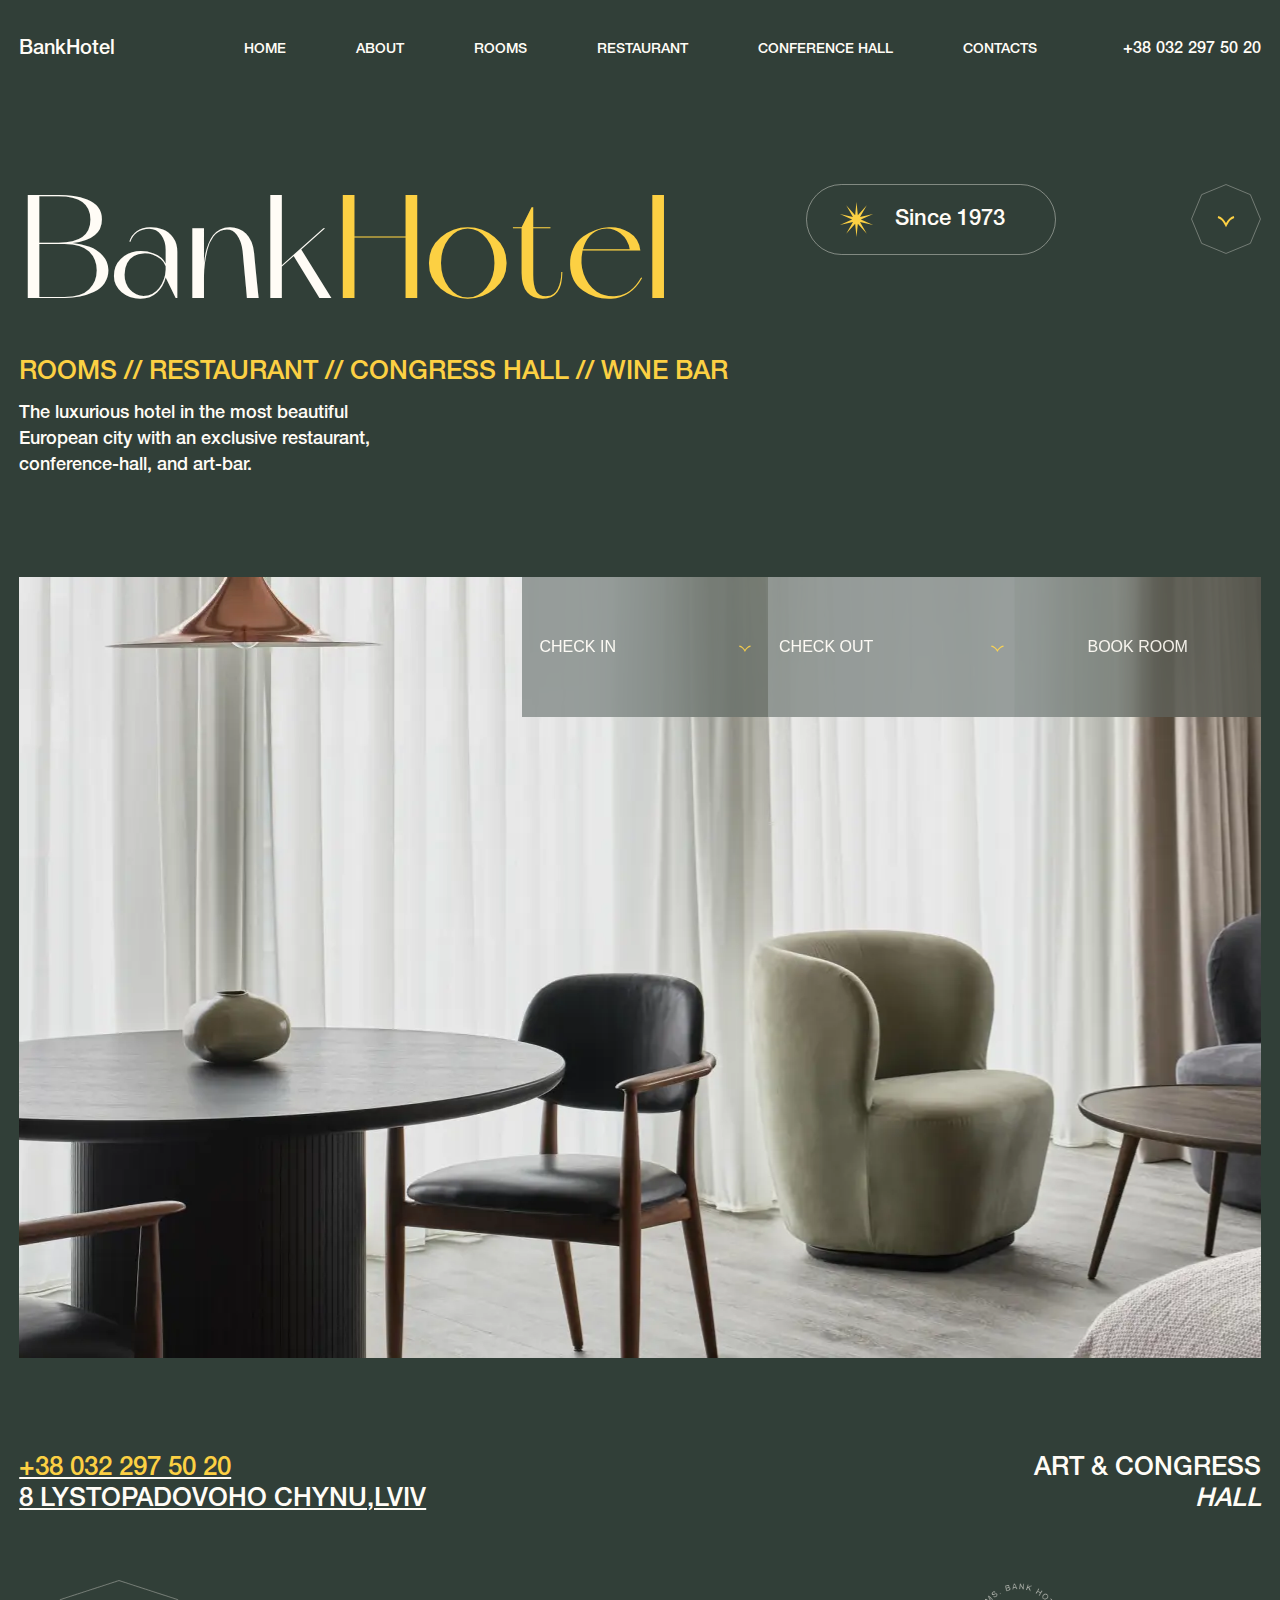
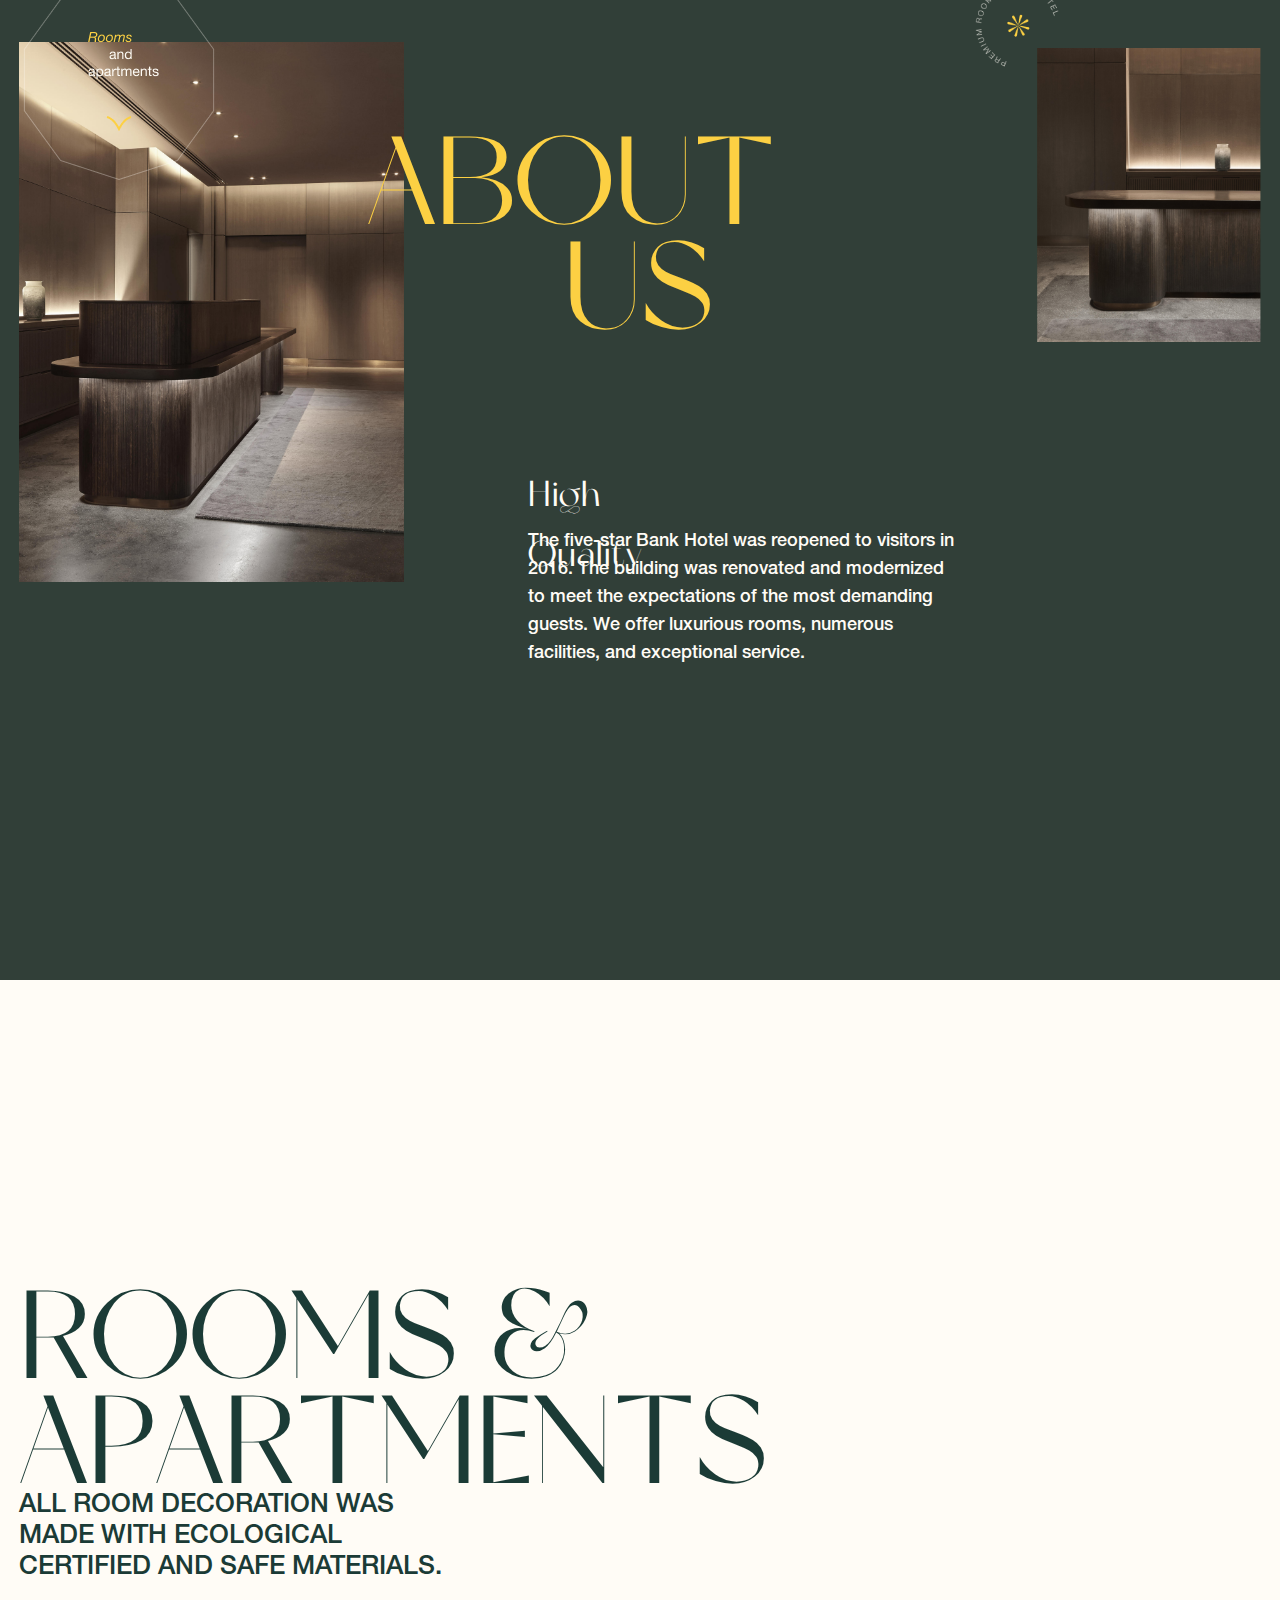
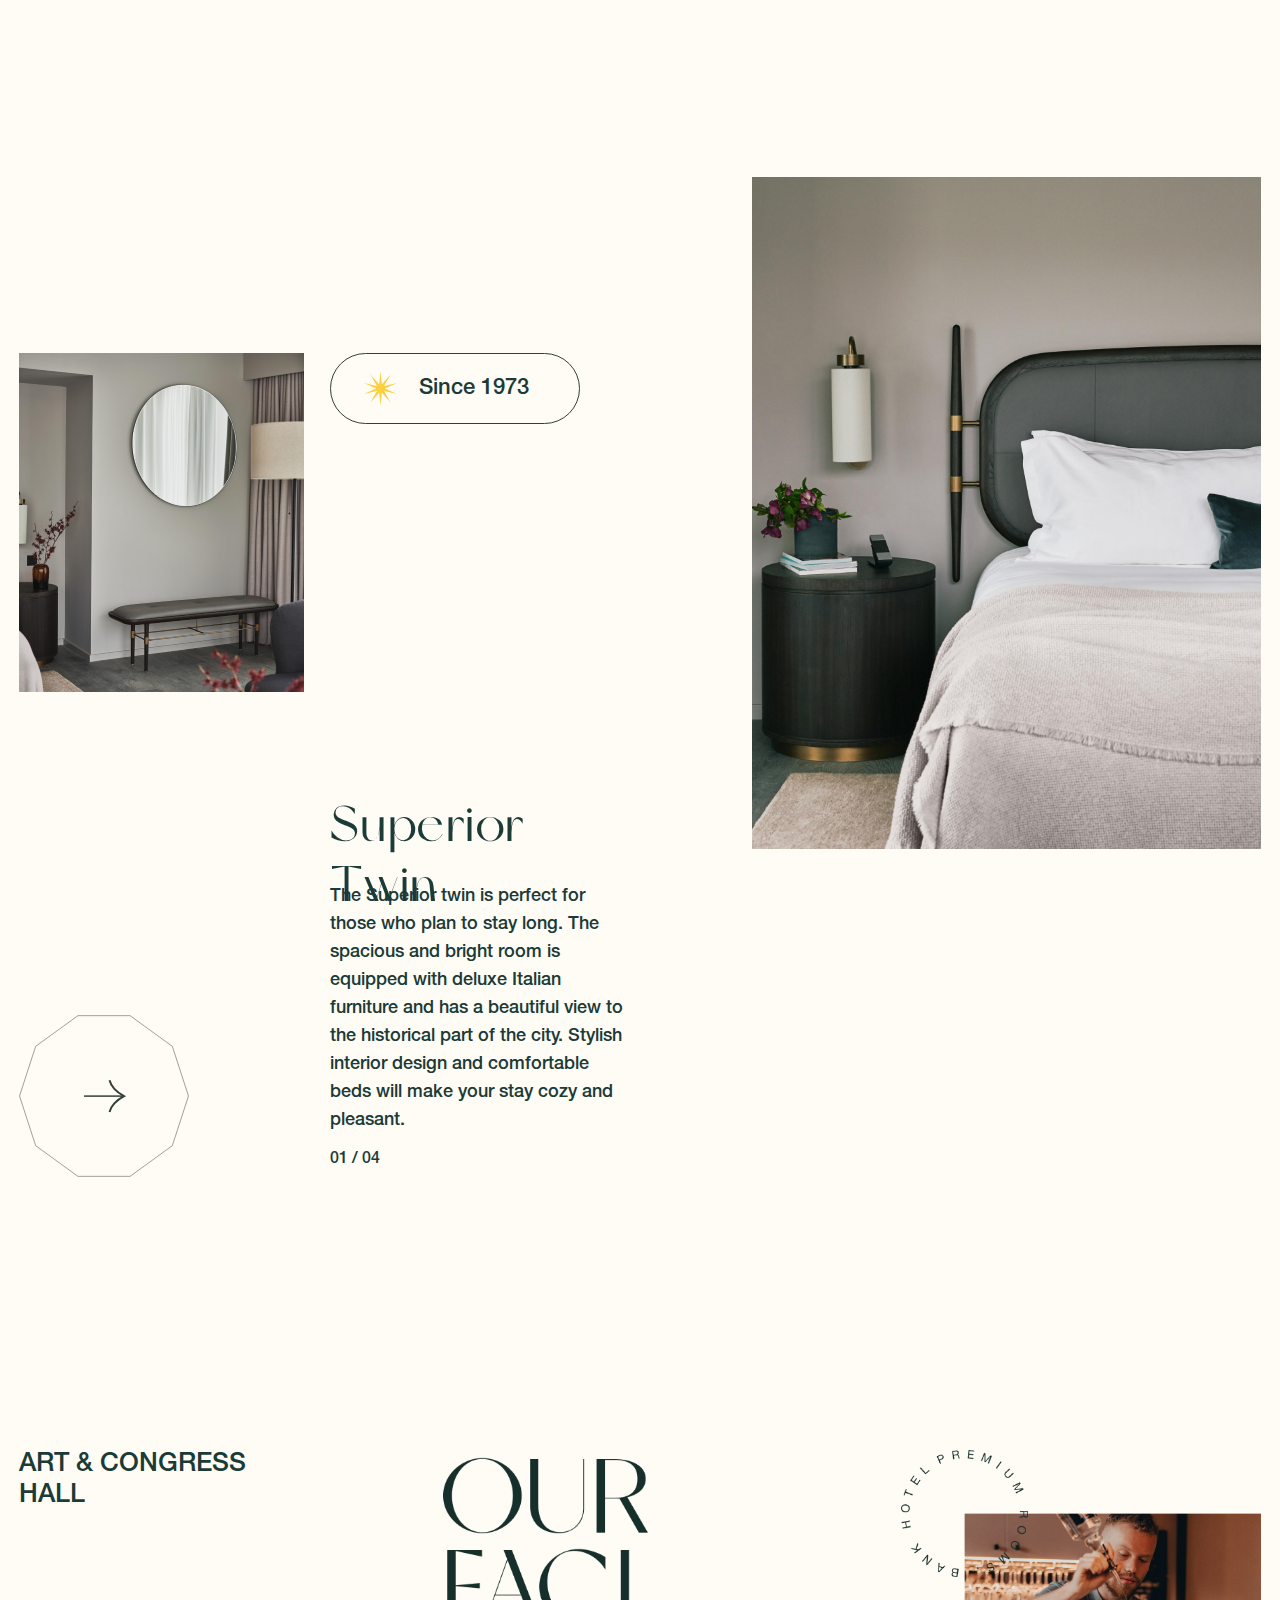
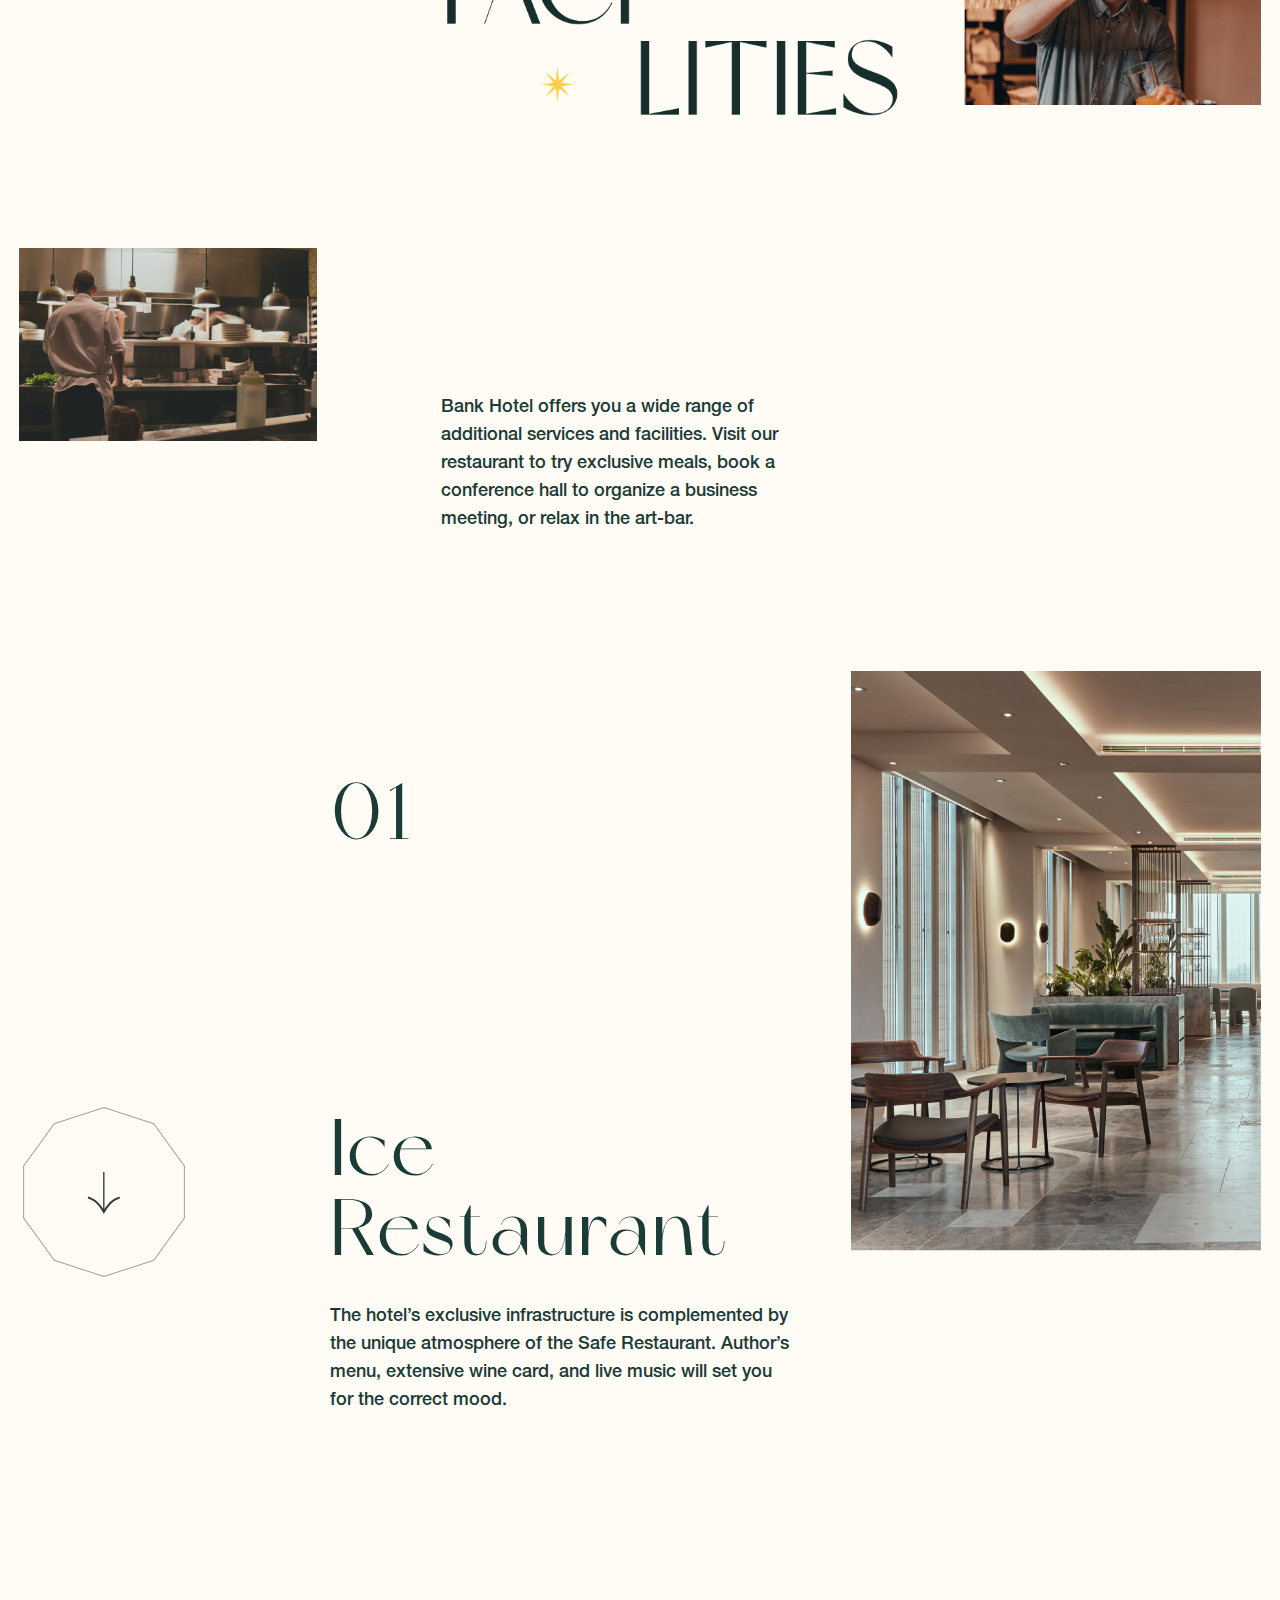
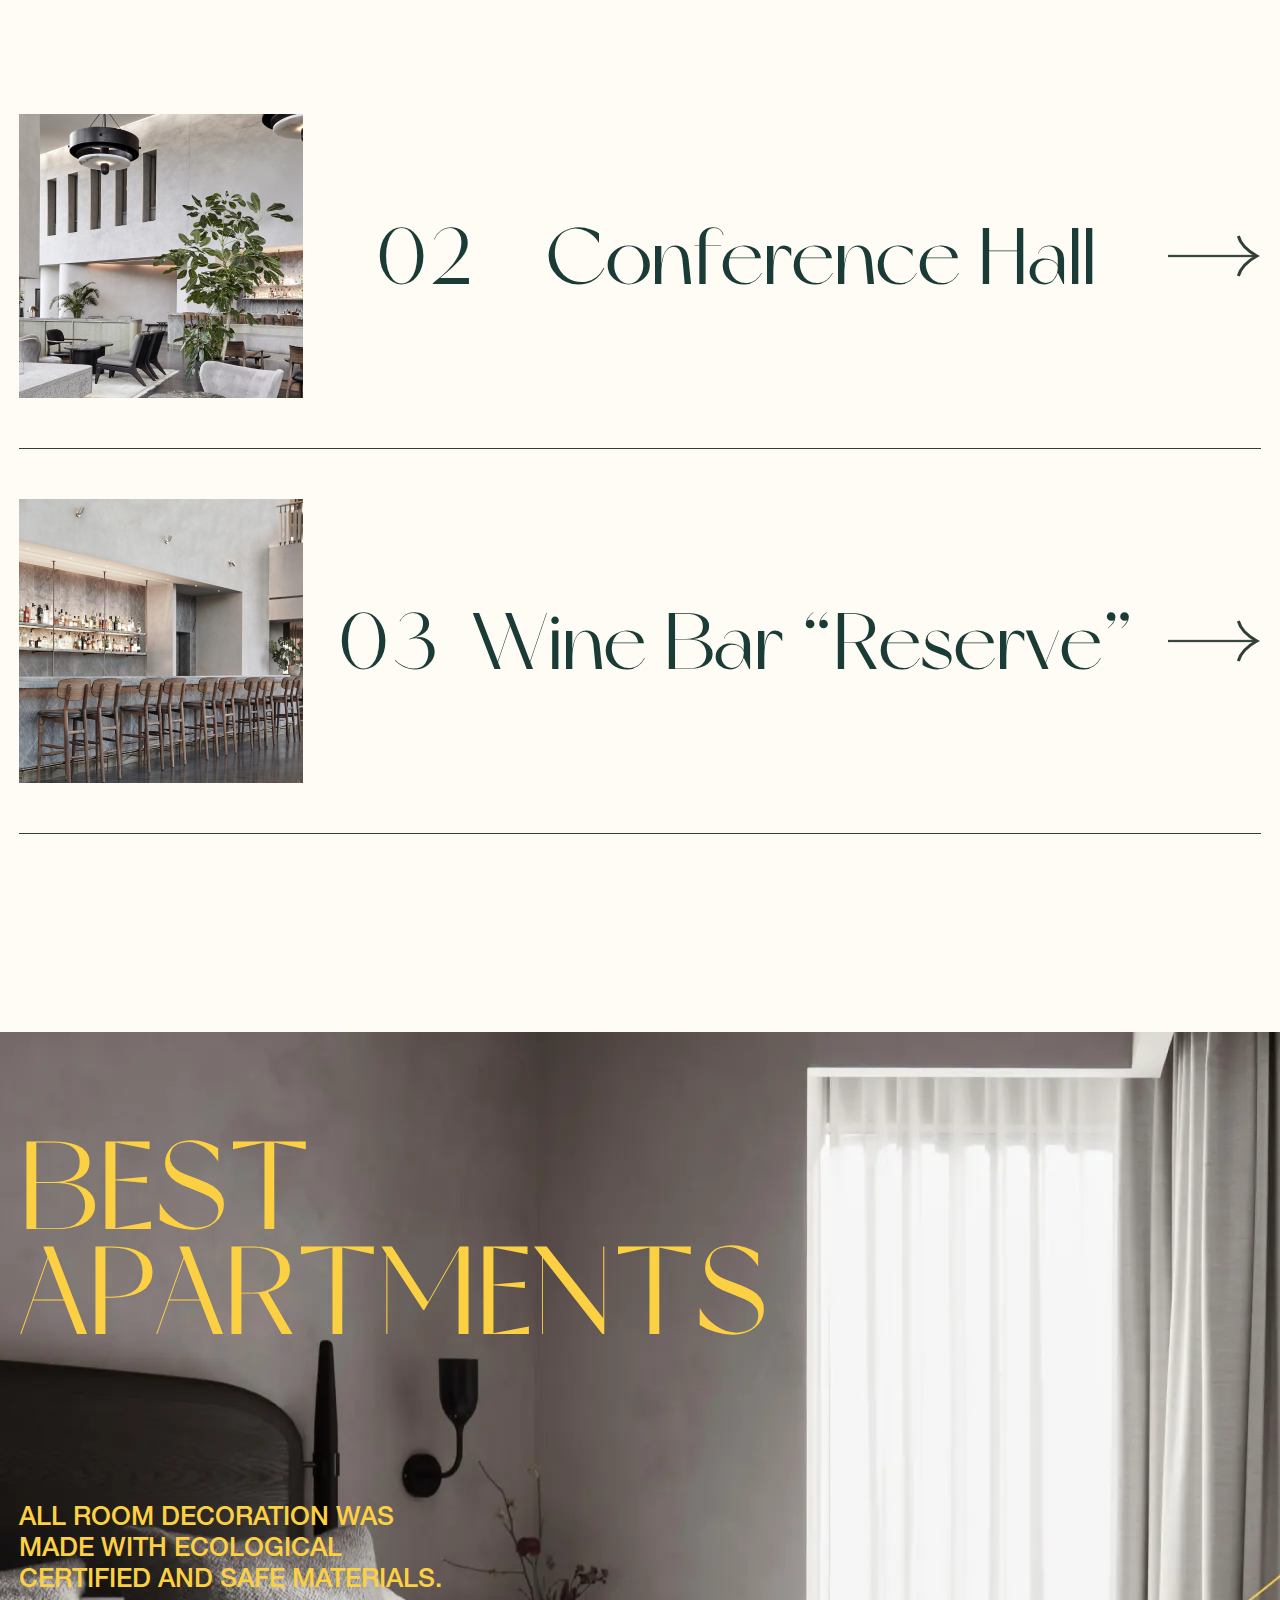
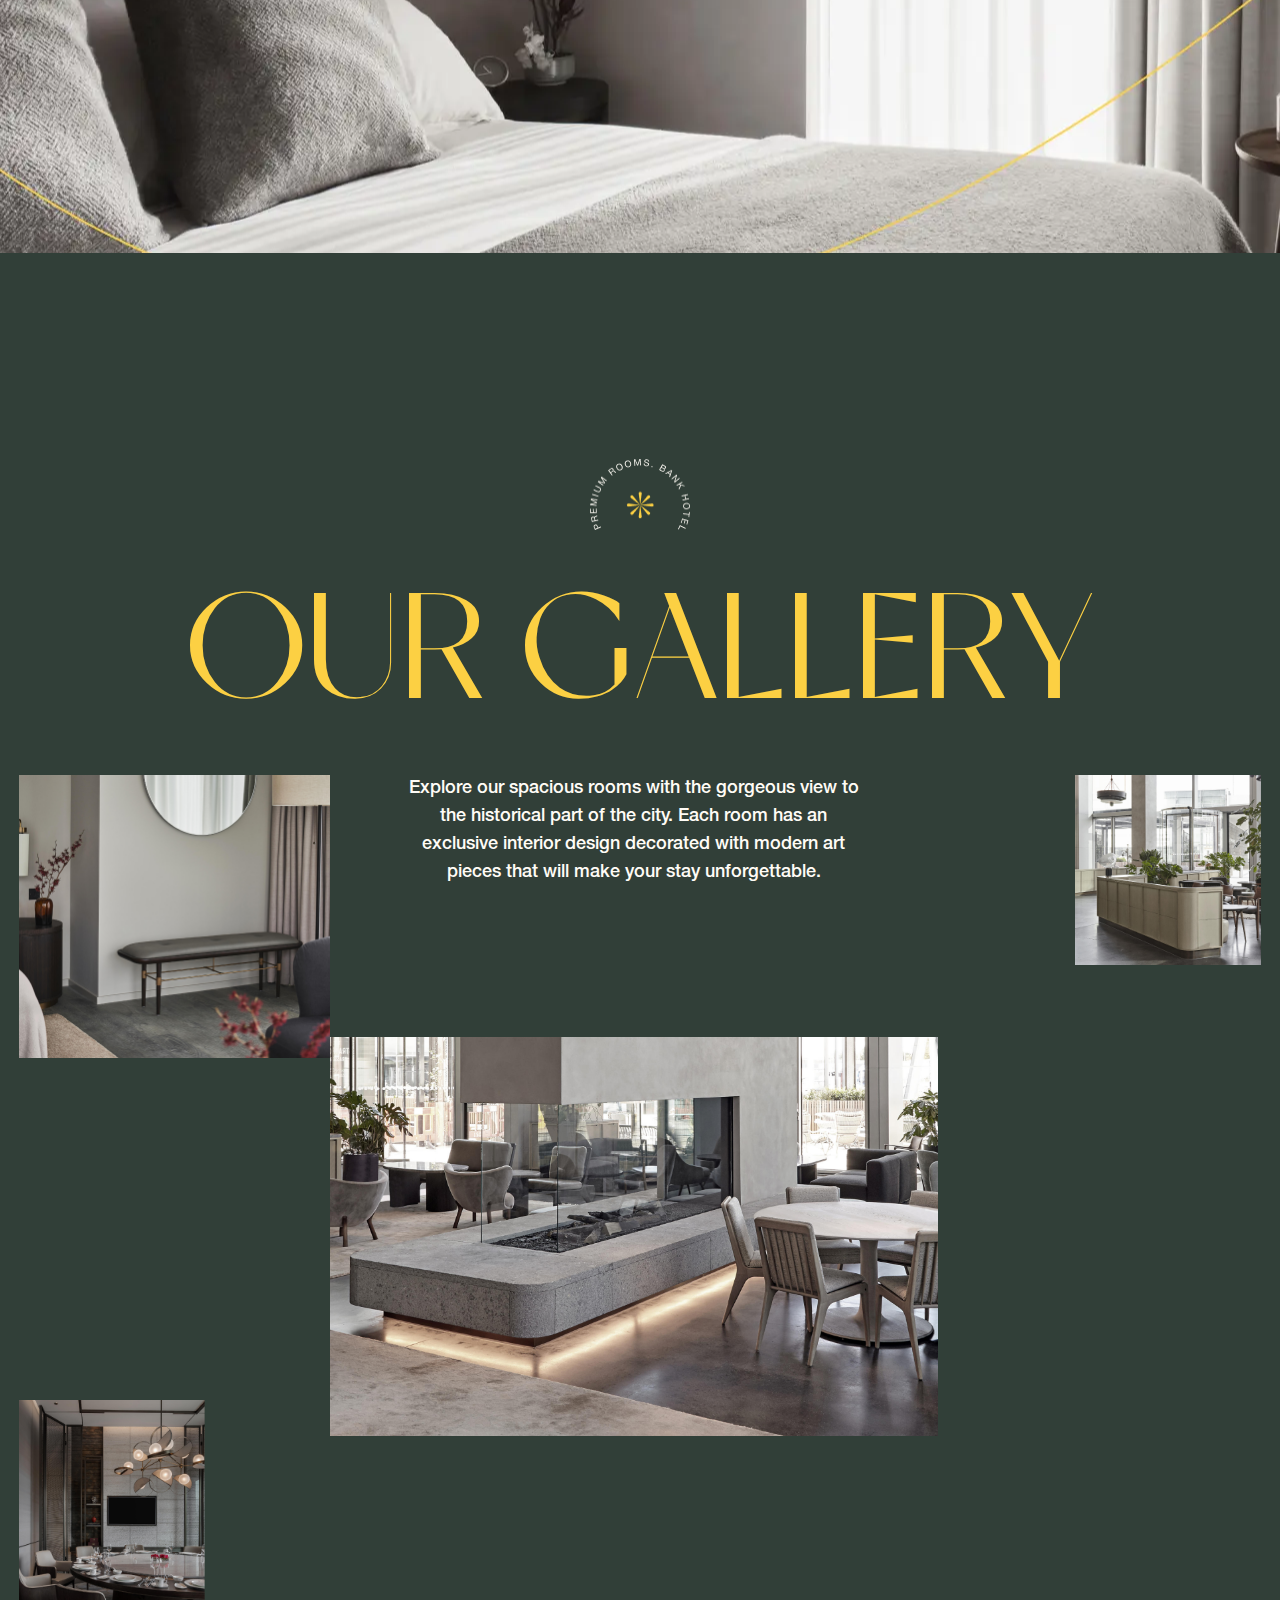
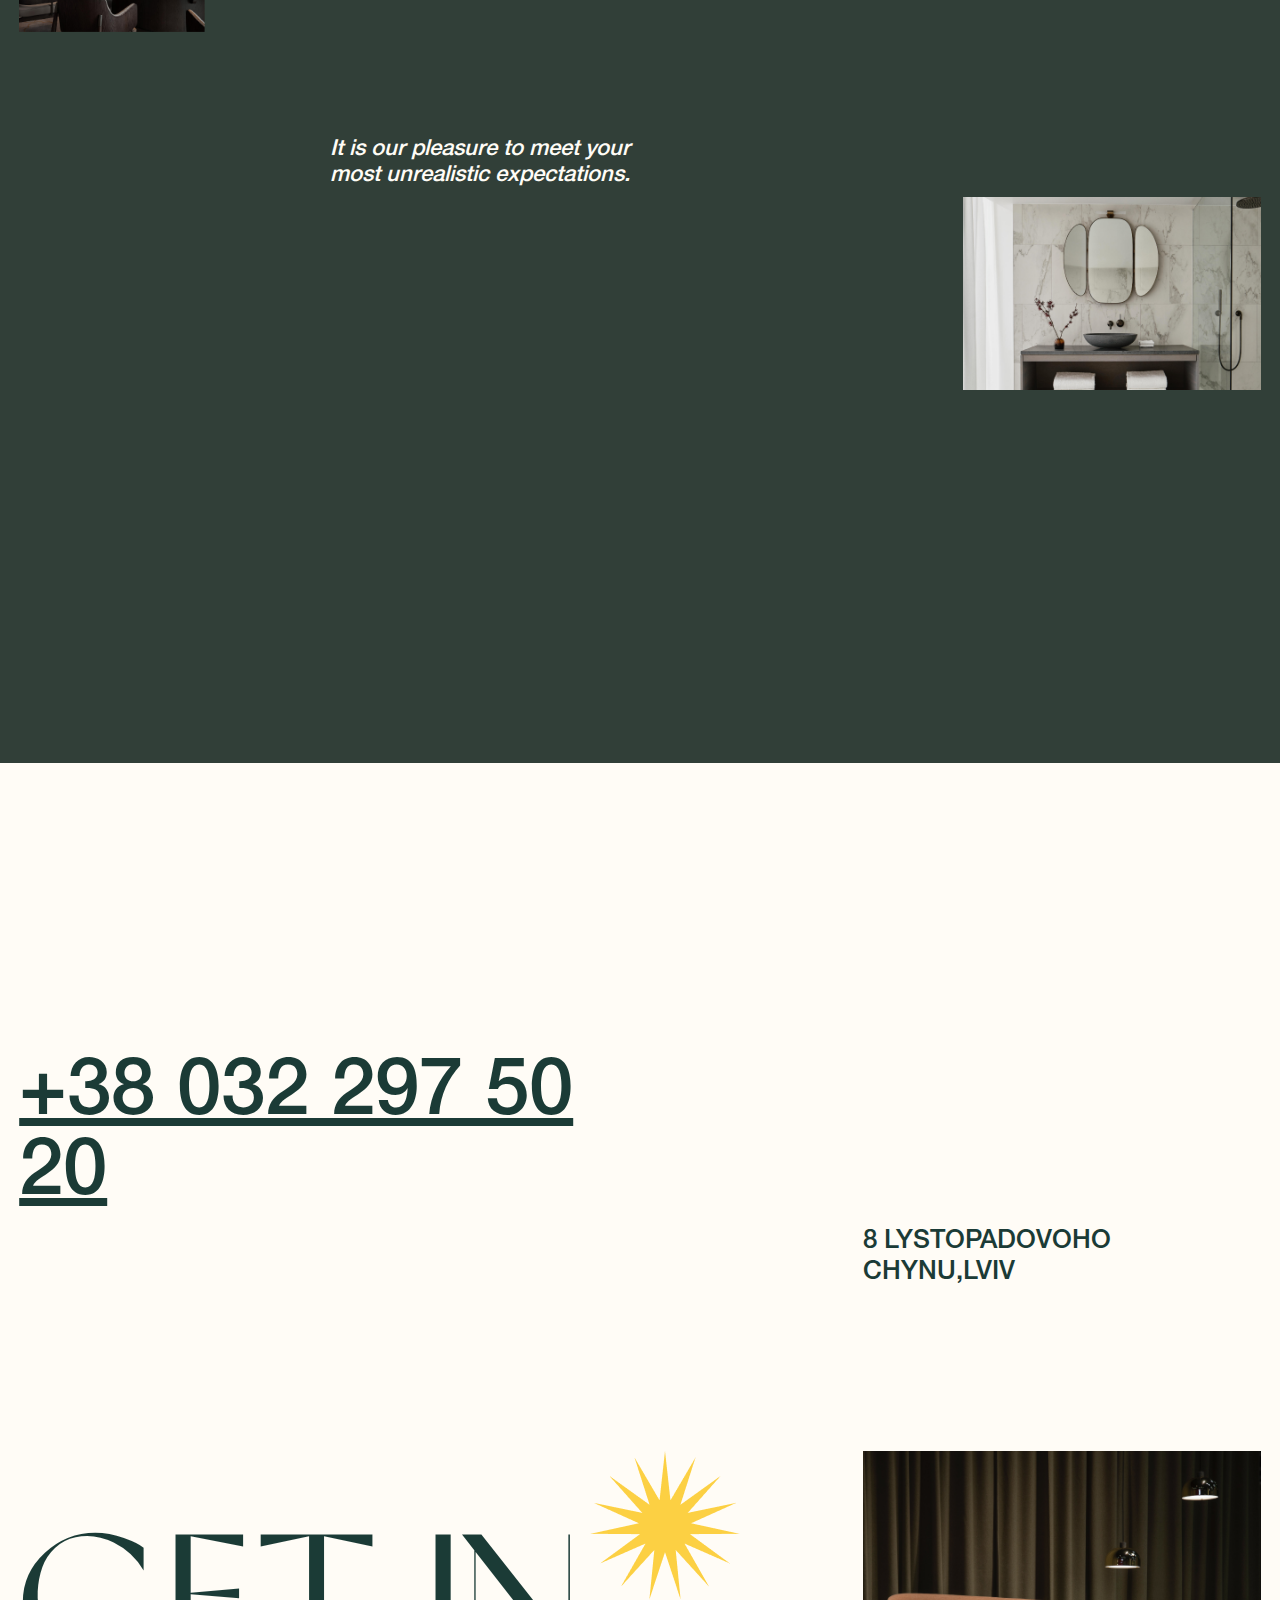
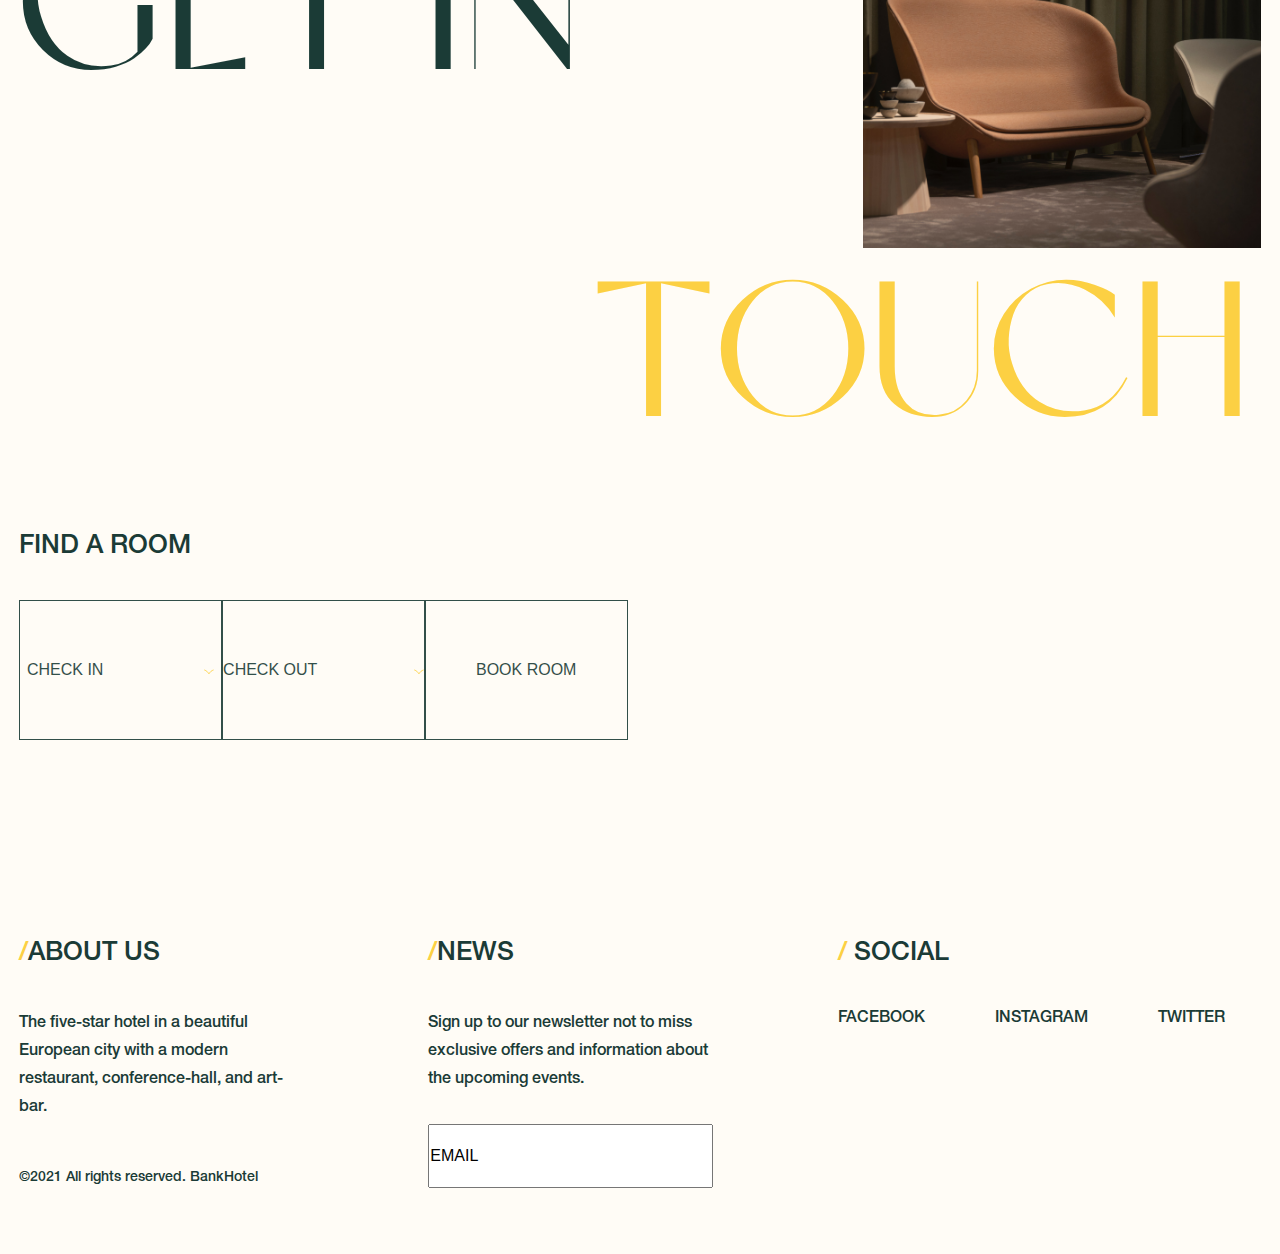
<file: index.html>
<!DOCTYPE html>
<html lang="en">
<head>
    <meta charset="UTF-8">
    <meta name="viewport" content="width=device-width, initial-scale=1.0">
    <title>BankHotel</title>
    <link rel="stylesheet" href="CSS/style.css">
</head>
<body>
    <header class="header">
        <div class="container">
            <nav class="header__nav">
                <p class="name">
                   <a href="Error.html">BankHotel</a> 
                </p>
                <ul>
                    <li><a href="Error.html">HOME</a></li>
                    <li><a href="#about">ABOUT</a></li>
                    <li><a href="#rooms">ROOMS</a></li>
                    <li><a href="Error.html">Restaurant</a></li>
                    <li><a href="#conference">CONFERENCE HALL</a></li>
                    <li><a href="#contact">CONTACTS</a></li>
                </ul>
                <p class="number">
                    <a href="Error.html">+38 032 297 50 20</a>
                </p>
                <img src="IMG/burger.png" alt="burger" class="burger">
            </nav>
        </div>
    </header>
    <section>
        <div class="container">
                <div class="section-card">
                <h1>Bank<span>Hotel</span></h1>
                <div class="mark"><img src="IMG/star-8.svg" alt="star"> Since 1973</div>
                <div class="button"><img src="IMG/button-default.svg" alt="button"></div>
                <p><span>rooms // restaurant // congress hall // wine bar</span> </p>
                <p>The luxurious hotel in the most beautiful European city with an exclusive restaurant,
                    conference-hall, and art-bar.</p>
            </div>
        </div>
    </section>
        <section class="section-book" >
        <div class="container">
            <div class="form">
                <div class="button-group">
                    <button>
                        Check in <img src="IMG/def.svg" alt="aroow">
                        <ul>
                            <li><a href="Error.html">January</a></li>
                            <li><a href="Error.html">February</a></li>
                            <li><a href="Error.html">March</a></li>
                            <li><a href="Error.html">April</a></li>
                            <li><a href="Error.html">May</a></li>
                            <li><a href="Error.html">June</a></li>
                            <li><a href="Error.html">July</a></li>
                            <li><a href="Error.html">August</a></li>
                            <li><a href="Error.html">September</a></li>
                            <li><a href="Error.html">October</a></li>
                            <li><a href="Error.html">Nolember</a></li>
                            <li><a href="Error.html">December</a></li>
                        </ul>
                    </button>
                    <button>Check out<img src="IMG/def.svg" alt="aroow">
                        <ul>
                            <li><a href="Error.html">January</a></li>
                            <li><a href="Error.html">February</a></li>
                            <li><a href="Error.html">March</a></li>
                            <li><a href="Error.html">April</a></li>
                            <li><a href="Error.html">May</a></li>
                            <li><a href="Error.html">June</a></li>
                            <li><a href="Error.html">July</a></li>
                            <li><a href="Error.html">August</a></li>
                            <li><a href="Error.html">September</a></li>
                            <li><a href="Error.html">October</a></li>
                            <li><a href="Error.html">Nolember</a></li>
                            <li><a href="Error.html">December</a></li>
                        </ul></button>
                    <button>book room</button>
                </div>
            </div>
        </div>
        <div class="description container">
                <div class="description-section">
                <p><a href="Error.html"><span>+38 032 297 50 20</span></a></p>
                <p><a href="Error.html">8 Lystopadovoho Chynu,Lviv</a></p>
            </div>
            <p>Art & Congress <br> <i>hall</i></p>
        </div>
    </section>
    <section class="section-about container" id="about">
        <img class="section-about-img-1" src="IMG/space-copenhagen-the-stratford-architonic-jw-2512-arcit-181.png"
            alt="beautiful room">
            <img class="section-about-img-1" src="IMG/bc375.png" alt="beautiful room">
        <h1 class="section-about-h1"><span>ABOUT</span> <br> US</h1>
        <h2 class="section-about-h2">High quality</h2>
        <p class="section-about-p">The five-star Bank Hotel was reopened to visitors in 2016. The building was
            renovated and modernized
            to meet the expectations of the most demanding guests. We offer luxurious rooms, numerous
            facilities, and exceptional service.
        </p>
        <img class="section-about-img-2" src="IMG/Group.png" alt="desk">
        <a href="#rooms"><img class="section-about-img-3" src="IMG/button-default.png" alt="button"></a>
    </section>
    <section class="gallary" id="rooms">
        <div class="container">
            <div class="title-wrap">
                <h1>Rooms
                    & apartments</h1>
                <p>All room decoration was made with ecological certified and safe materials.</p>
            </div>
            <div class="gallary-wrap">
                <img class="gallary-wrap-img-1" src="IMG/mirror.png" alt="Hotels room">
                <img class="gallary-wrap-img-2" src="IMG/button.svg" alt="button">
                <div class="mark"><img src="IMG/star-8.svg" alt="star"> Since 1973</div>
                <h2 class="gallary-wrap-h2">Superior twin</h2>
                <p class="gallary-wrap-p-1">The Superior twin is perfect for those who plan to stay long. The spacious
                    and bright room is
                    equipped with deluxe Italian furniture and has a beautiful view to the historical part of
                    the city. Stylish interior design and comfortable beds will make your stay cozy and
                    pleasant.</p>
                <p class="gallary-wrap-p-2">01 / 04</p>
                <img class="gallary-wrap-img-3" src="IMG/bed.png" alt="Hotels room">
            </div>
            <div class="facilities" id="conference">
                <p class="facilities-p-1">Art & Congress hall</p>
                <img class="facilities-img-1" src="IMG/Group4600.png" alt="title">
                <img class="facilities-img-2" src="IMG/Group4599.png" alt="barmen">
                <img class="facilities-img-3" src="IMG/image(1).png" alt="bar">
                <p class="facilities-p-2">Bank Hotel offers you a wide range of additional services and facilities. Visit our restaurant to try
                    exclusive meals, book a conference hall to organize a business meeting, or relax in the art-bar.
                </p>
            </div>
            <div class="gallary-drop">
                <div class="reamer">
                    <img class="reamer-img-1" src="IMG/buttondown.png" alt="button">
                    <h2 class="reamer-h2-1">01</h2>
                    <h2 class="reamer-h2-2">Ice
                        restaurant</h2>
                    <p class="reamer-p">The hotel’s exclusive infrastructure is complemented by the unique atmosphere of the Safe Restaurant. Author’s menu, extensive wine card, and live music will set you for the correct mood.</p>
                    <img class="reamer-img-2" src="IMG/diner-area.png" alt="diner-area">
                    <img class="reamer-img-3" src="IMG/reamer375.png" alt="diner-area">
                </div>
                <div class="drop">
                    <img src="IMG/drop1.png" alt="hall">
                    <p>01</p>
                    <p>Ice
                        restaurant</p>
                    <img src="IMG/arrow.svg" alt="aroow">
                </div>
                <div class="drop">
                    <img src="IMG/drop.png" alt="hall">
                    <p>02</p>
                    <p>conference hall</p>
                    <img src="IMG/arrow.svg" alt="aroow">
                </div>
                <div class="drop">
                    <img src="IMG/image(2).png" alt="hall">
                    <p>03</p>
                    <p>Wine bar “reserve”</p>
                    <img src="IMG/arrow.svg" alt="aroow">
                </div>
            </div>
        </div>
        <div class="apartments">
            <div class="container">
                <div class="apartments-wrap">
                <h1>Best
                    apartments</h1>
                <p>All room decoration was made with ecological certified and safe materials.</p>
            </div>
        </div>
        </div>
    </section>
    <section class="appeal">
        <div class="container">
            <div class="column">
            <img class="label" src="IMG/label.png" alt="label">
            <h1><span>our Gallery</span> </h1>
        </div>
            <div class="appeal__wrap">
                <img class="appeal__wrap__img-1" src="IMG/appeal.png" alt="mirror">
                    <p class="appeal__wrap-p-1">Explore our spacious rooms with the gorgeous view to the historical part
                        of the city. Each room has an exclusive interior design decorated with modern art pieces that will
                        make your stay unforgettable. </p>
                <img class="appeal__wrap__img-2" src="IMG/appel2.png" alt="minigarden">
                <img class="appeal__wrap__img-3" src="IMG/appeal3.png" alt="tv">
                <img class="appeal__wrap__img-4" src="IMG/appeal5.png" alt="fireplace">
                <img class="appeal__wrap__img-5" src="IMG/appel4.png" alt="tablemirror">
                <img class="appeal__wrap__img-6" src="IMG/grid375.png" alt="beautiful room">
                <img class="appeal__wrap__img-7" src="IMG/grid375-3.png" alt="host space">
                <img class="appeal__wrap__img-8" src="IMG/grid375-2.png" alt="hotel">
                <div class="appeal__wrap__p-2">
                    It is our pleasure to meet your most unrealistic expectations.
                </div>
            </div>
        </div>
    </section>
    <footer>
        <div class="container">
            <div class="footer-wrap" id="contact">
                <p class="footer-wrap-p-1"><a href="Error.html">+38 032 297 50 20</a></p>
                <p class="footer-wrap-p-2"><a href="Error.html">8 Lystopadovoho Chynu,Lviv</a></p>
                <img class="footer-wrap-img" src="IMG/couch.png" alt="couch">
                <h1 class="footer-wrap-h1">Get in </h1>
                <img class="footer-wrap-img-2" src="IMG/Star5.png" alt="star">
                <h1 class="footer-wrap-h1-2"><span>touch</span></h1>
            </div>
            <div class="booking-section">
            <p>Find a room</p>
            <div class="button-group">
                <button>
                    Check in <img src="IMG/def.svg" alt="aroow">
                    <ul>
                        <li><a href="Error.html">January</a></li>
                        <li><a href="Error.html">February</a></li>
                        <li><a href="Error.html">March</a></li>
                        <li><a href="Error.html">April</a></li>
                        <li><a href="Error.html">May</a></li>
                        <li><a href="Error.html">June</a></li>
                        <li><a href="Error.html">July</a></li>
                        <li><a href="Error.html">August</a></li>
                        <li><a href="Error.html">September</a></li>
                        <li><a href="Error.html">October</a></li>
                        <li><a href="Error.html">Nolember</a></li>
                        <li><a href="Error.html">December</a></li>
                    </ul>
                </button>
                <button>Check out<img src="IMG/def.svg" alt="aroow">
                    <ul>
                        <li><a href="Error.html">January</a></li>
                        <li><a href="Error.html">February</a></li>
                        <li><a href="Error.html">March</a></li>
                        <li><a href="Error.html">April</a></li>
                        <li><a href="Error.html">May</a></li>
                        <li><a href="Error.html">June</a></li>
                        <li><a href="Error.html">July</a></li>
                        <li><a href="Error.html">August</a></li>
                        <li><a href="Error.html">September</a></li>
                        <li><a href="Error.html">October</a></li>
                        <li><a href="Error.html">Nolember</a></li>
                        <li><a href="Error.html">December</a></li>
                    </ul></button>
                <button>book room</button>
            </div>
        </div>
            <nav class="footer-nav">
                <div class="column">
                    <h2><span>/</span>About us</h2>
                    <p>The five-star hotel in a beautiful European city with a modern restaurant, conference-hall, and
                        art-bar.
                    </p>
                    <p class="copyright">©2021 All rights reserved. BankHotel</p>
                </div>
                <div class="column">
                    <h2><span>/</span>News</h2>
                    <p>Sign up to our newsletter not to miss exclusive offers and information about the upcoming events.
                    </p>
                    <input type="email" name="email" value="Email">
                </div>
                <div class="column">
                    <h2><span>/</span> Social</h2>
                    <ul>
                        <li><a href="Error.html">Facebook</a></li>
                        <li><a href="Error.html">Instagram</a></li>
                        <li><a href="Error.html">twitter</a></li>
                    </ul>
                </div>
            </nav>
        </div>
    </footer>
</body>
</html>
</file>
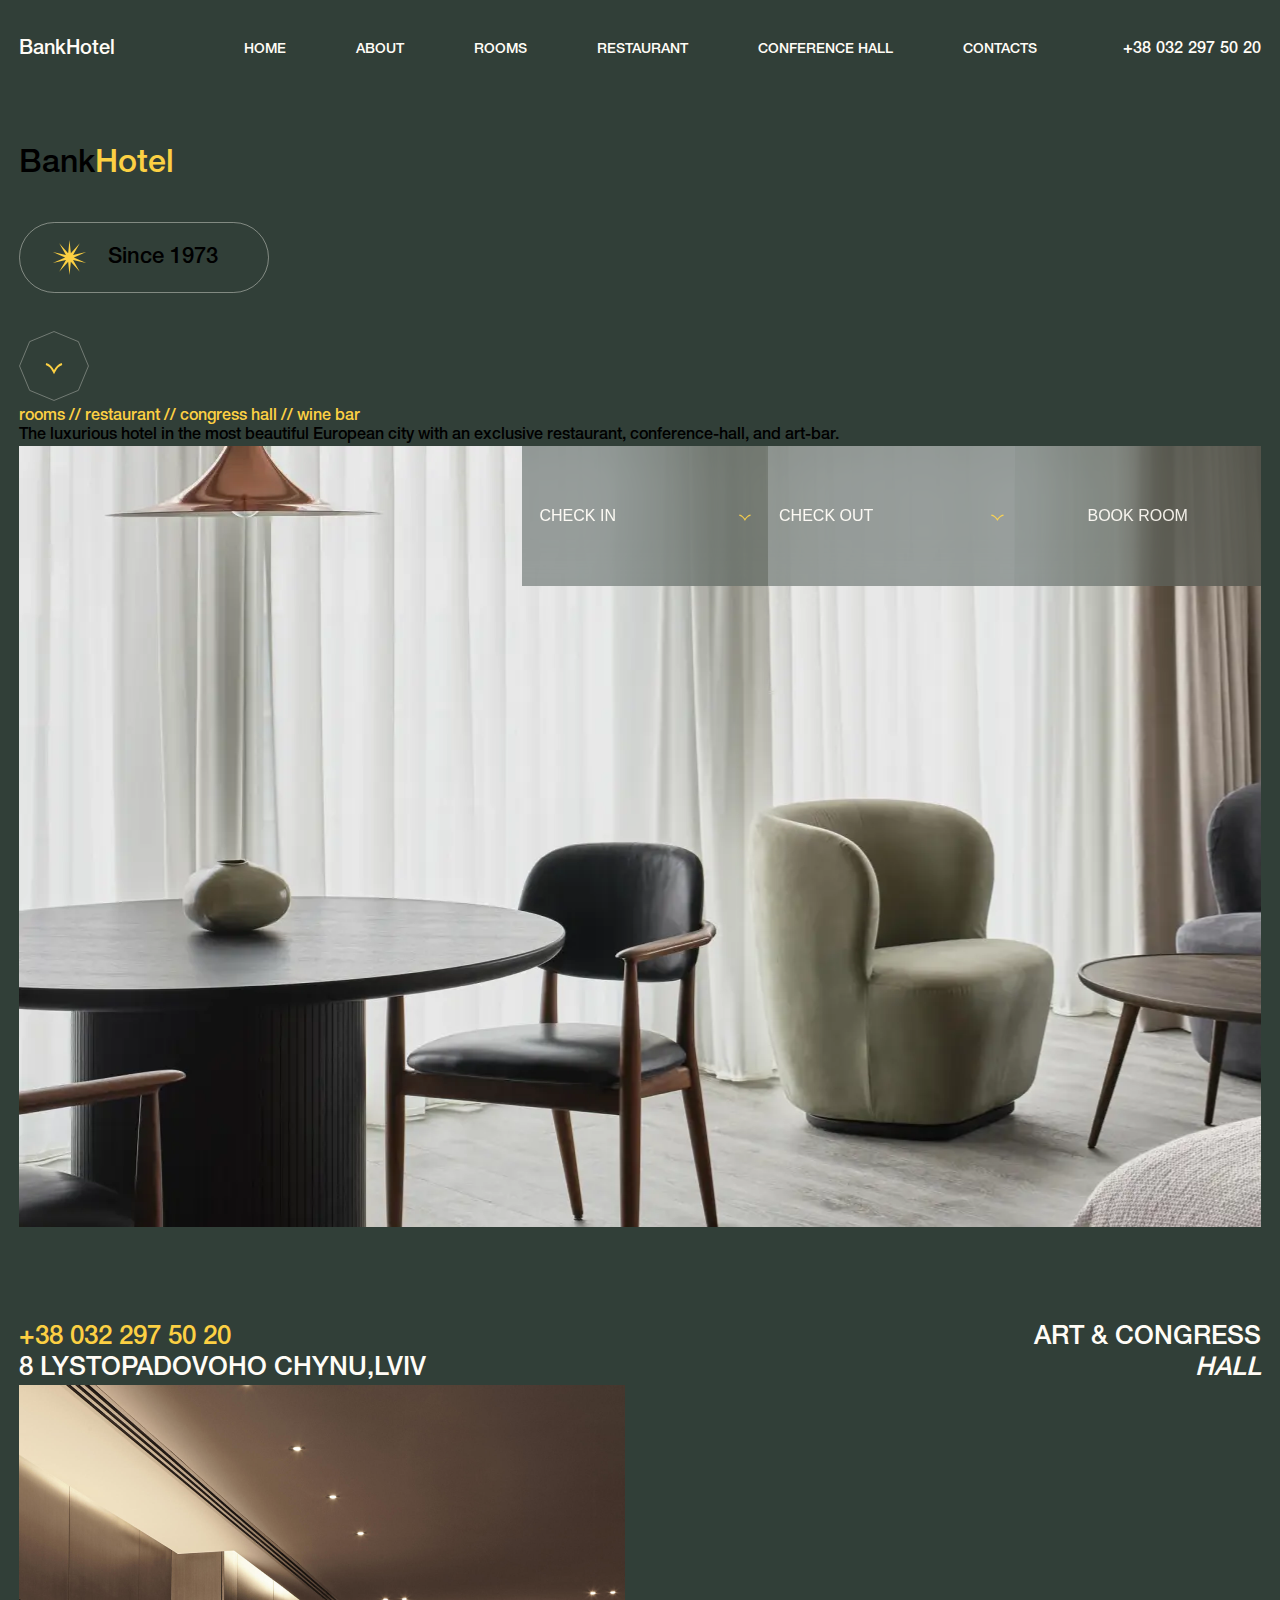
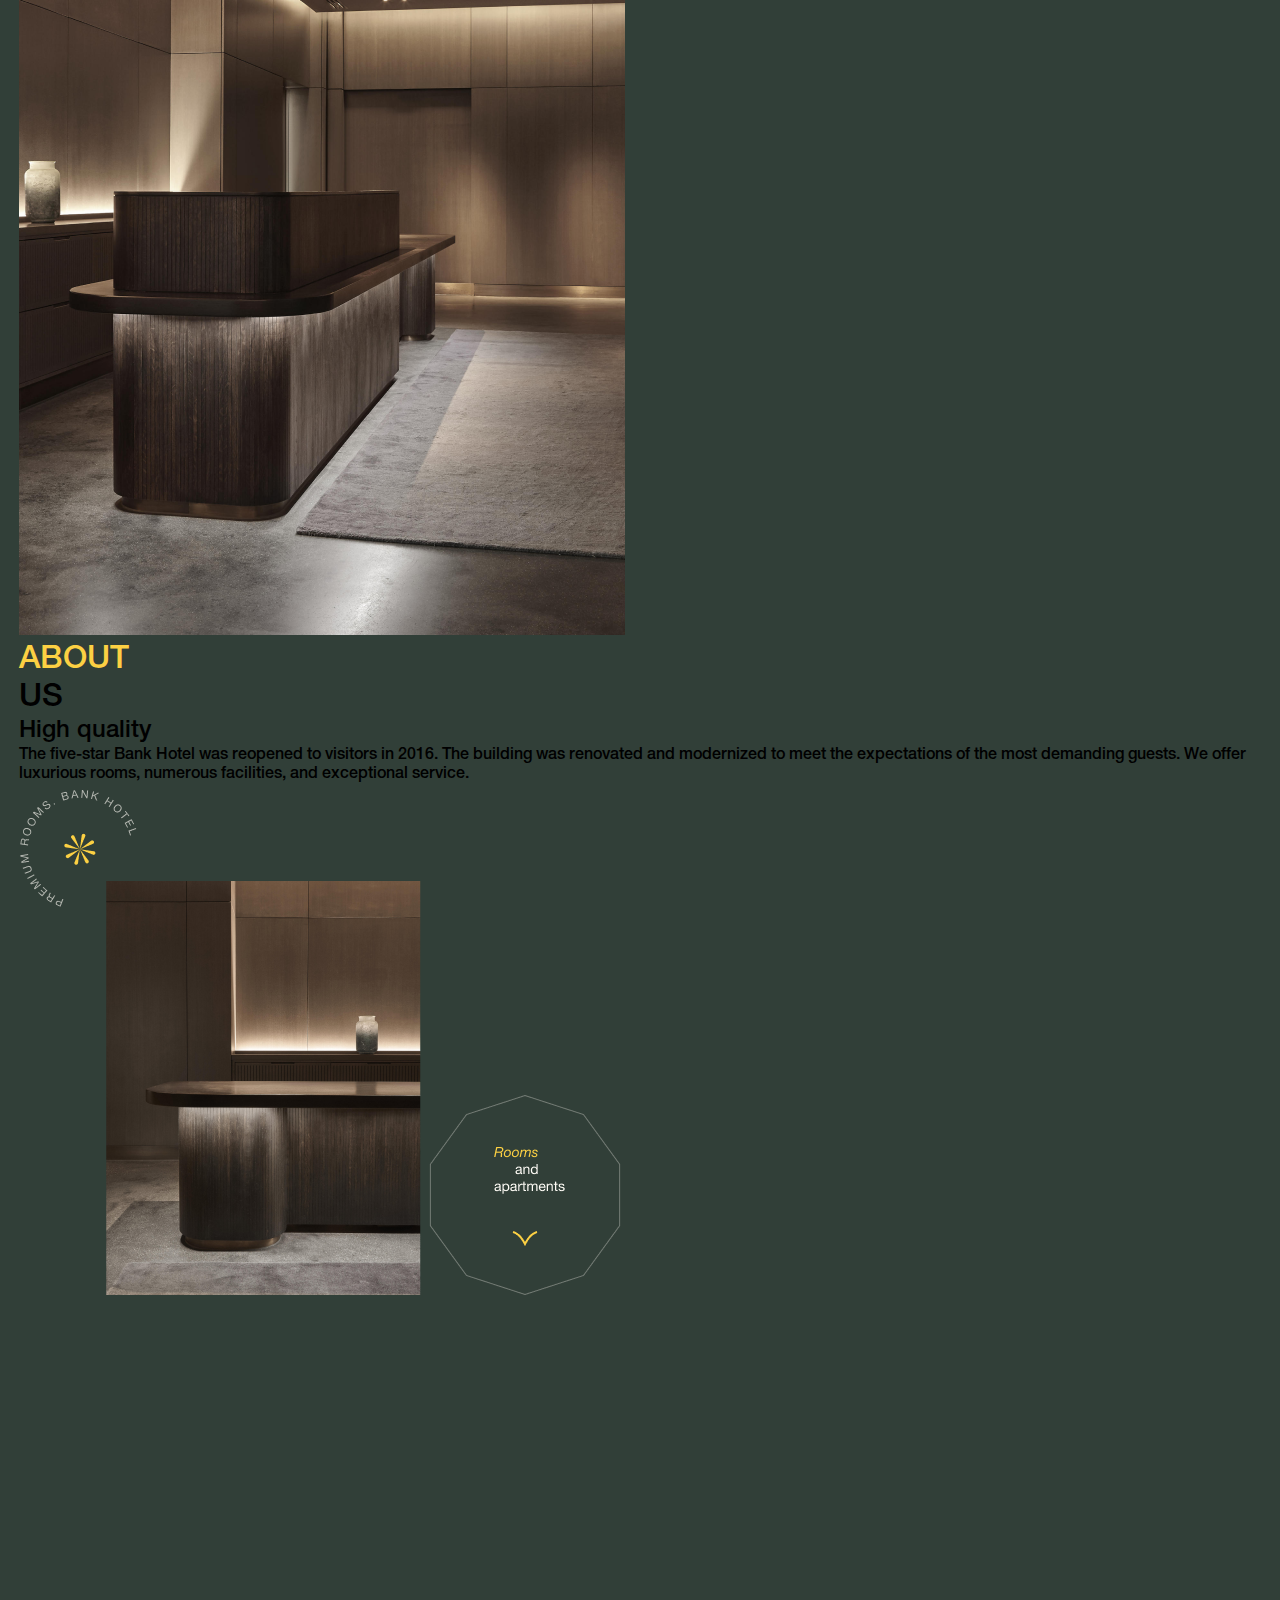
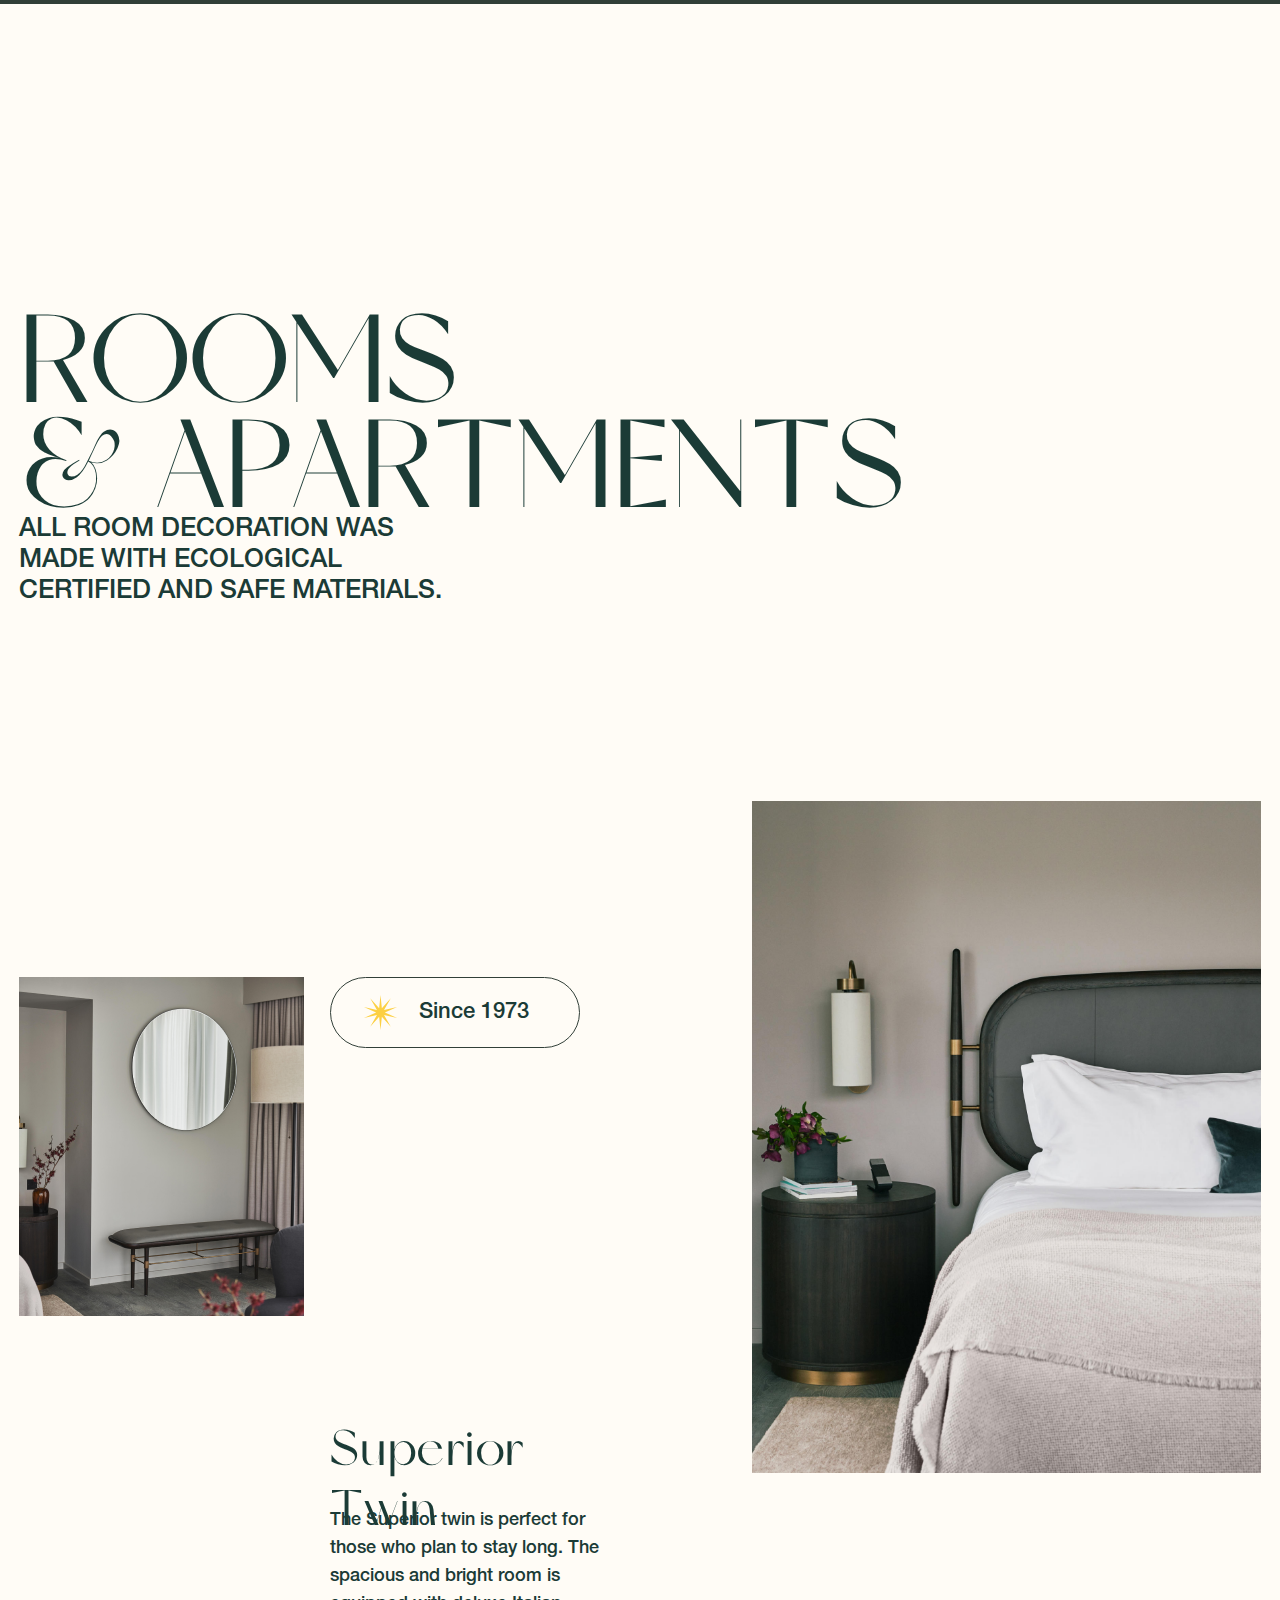
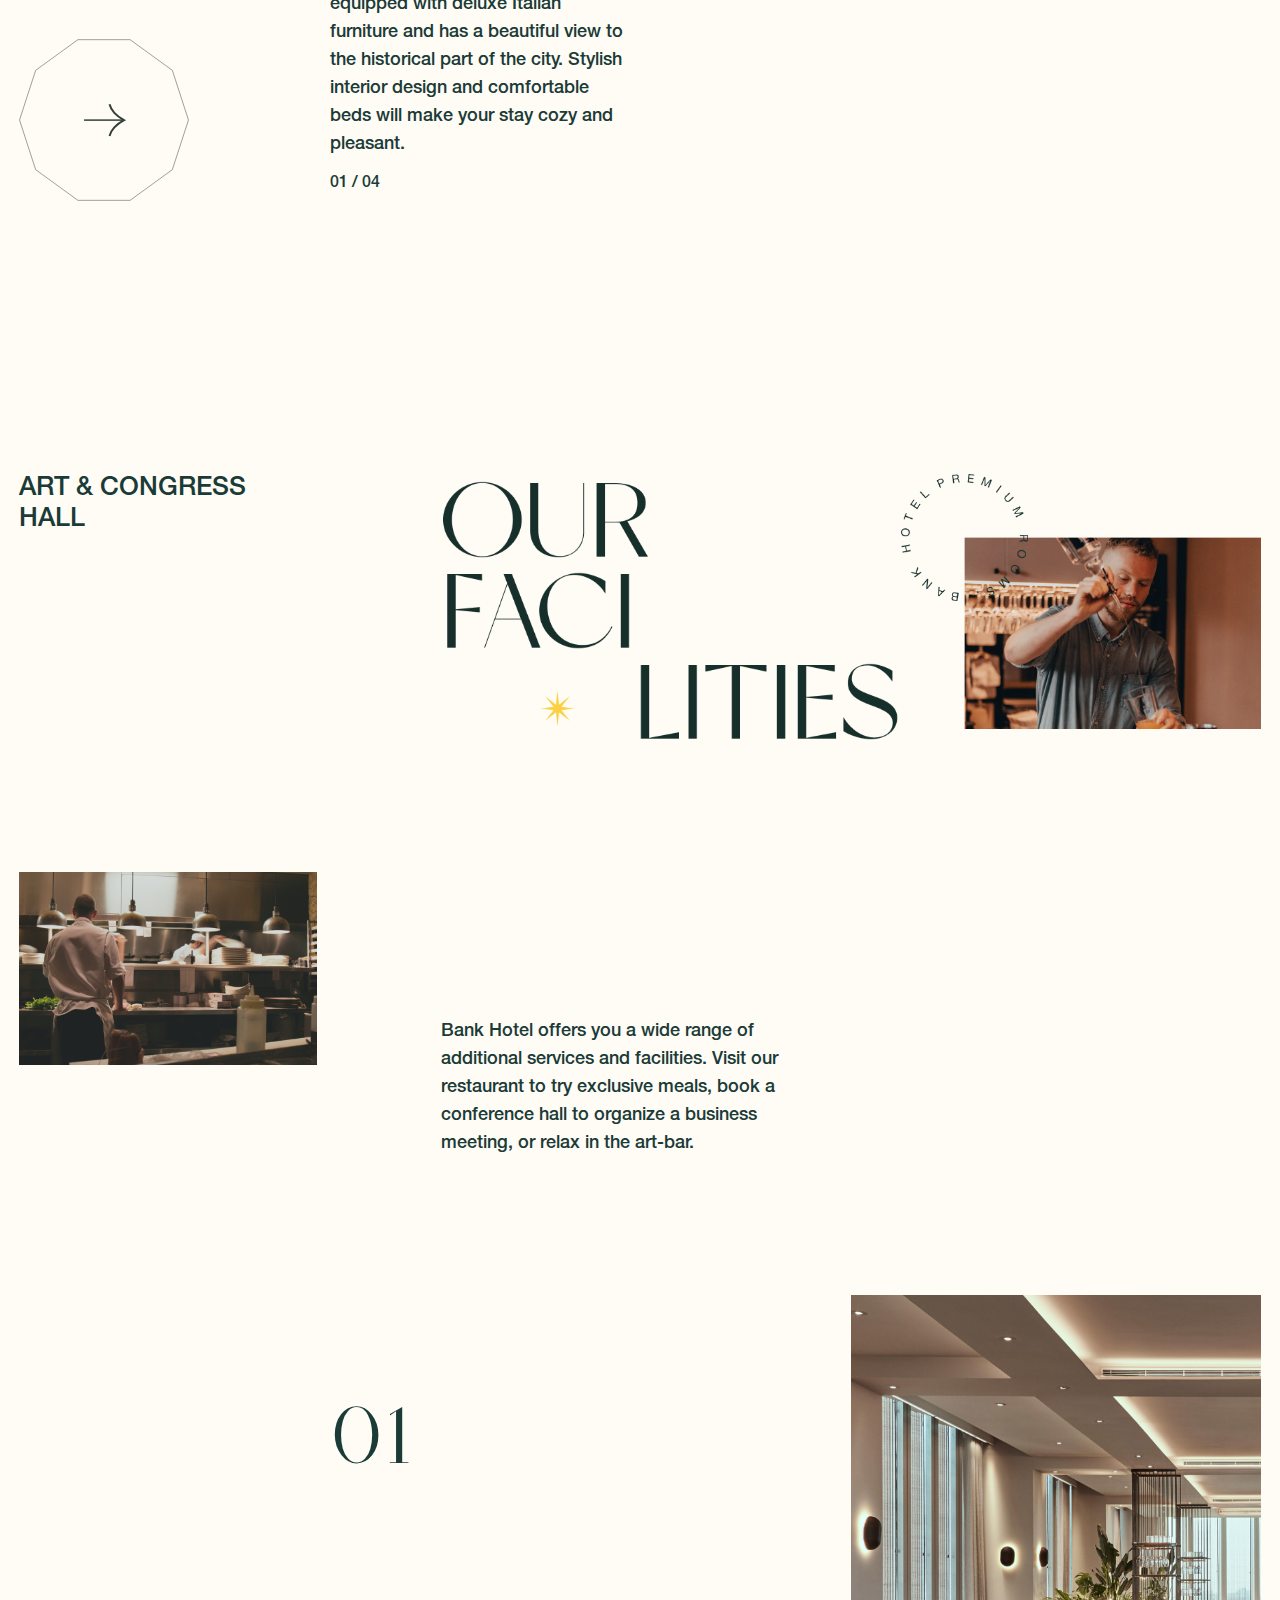
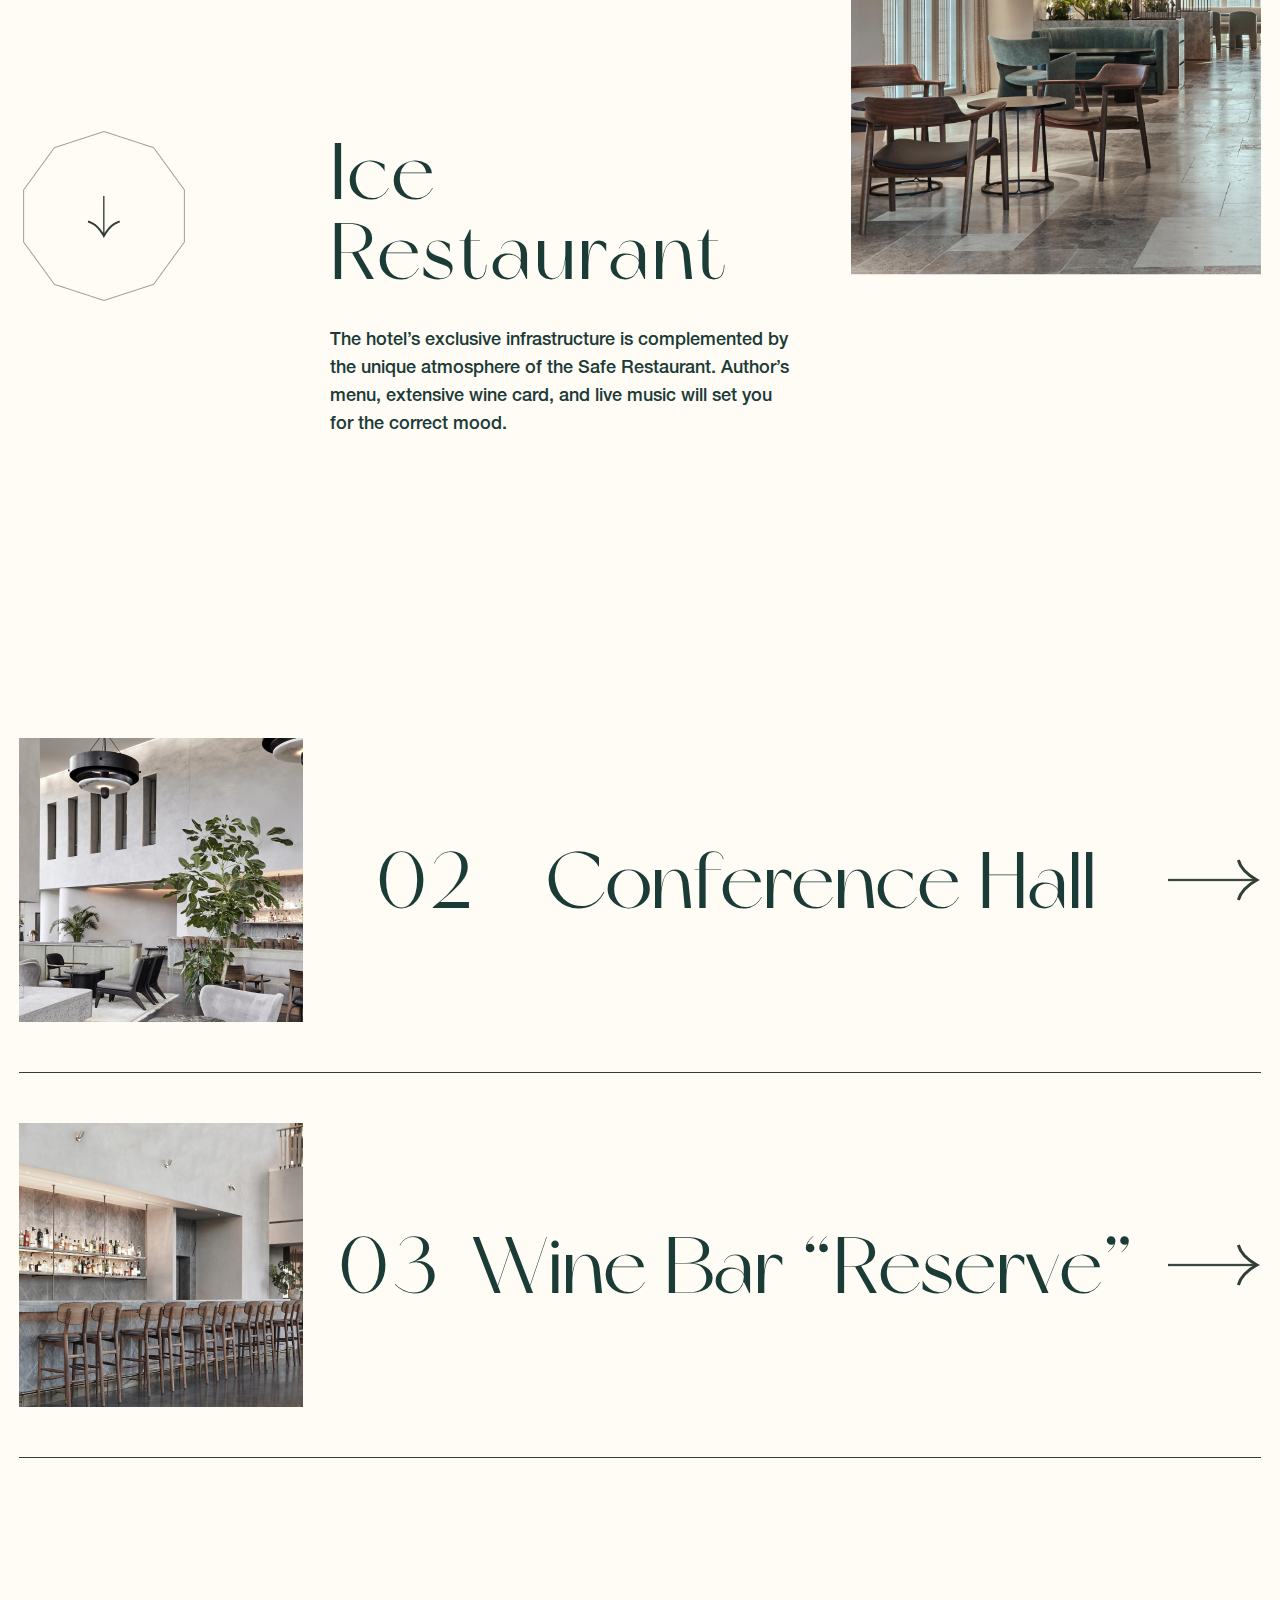
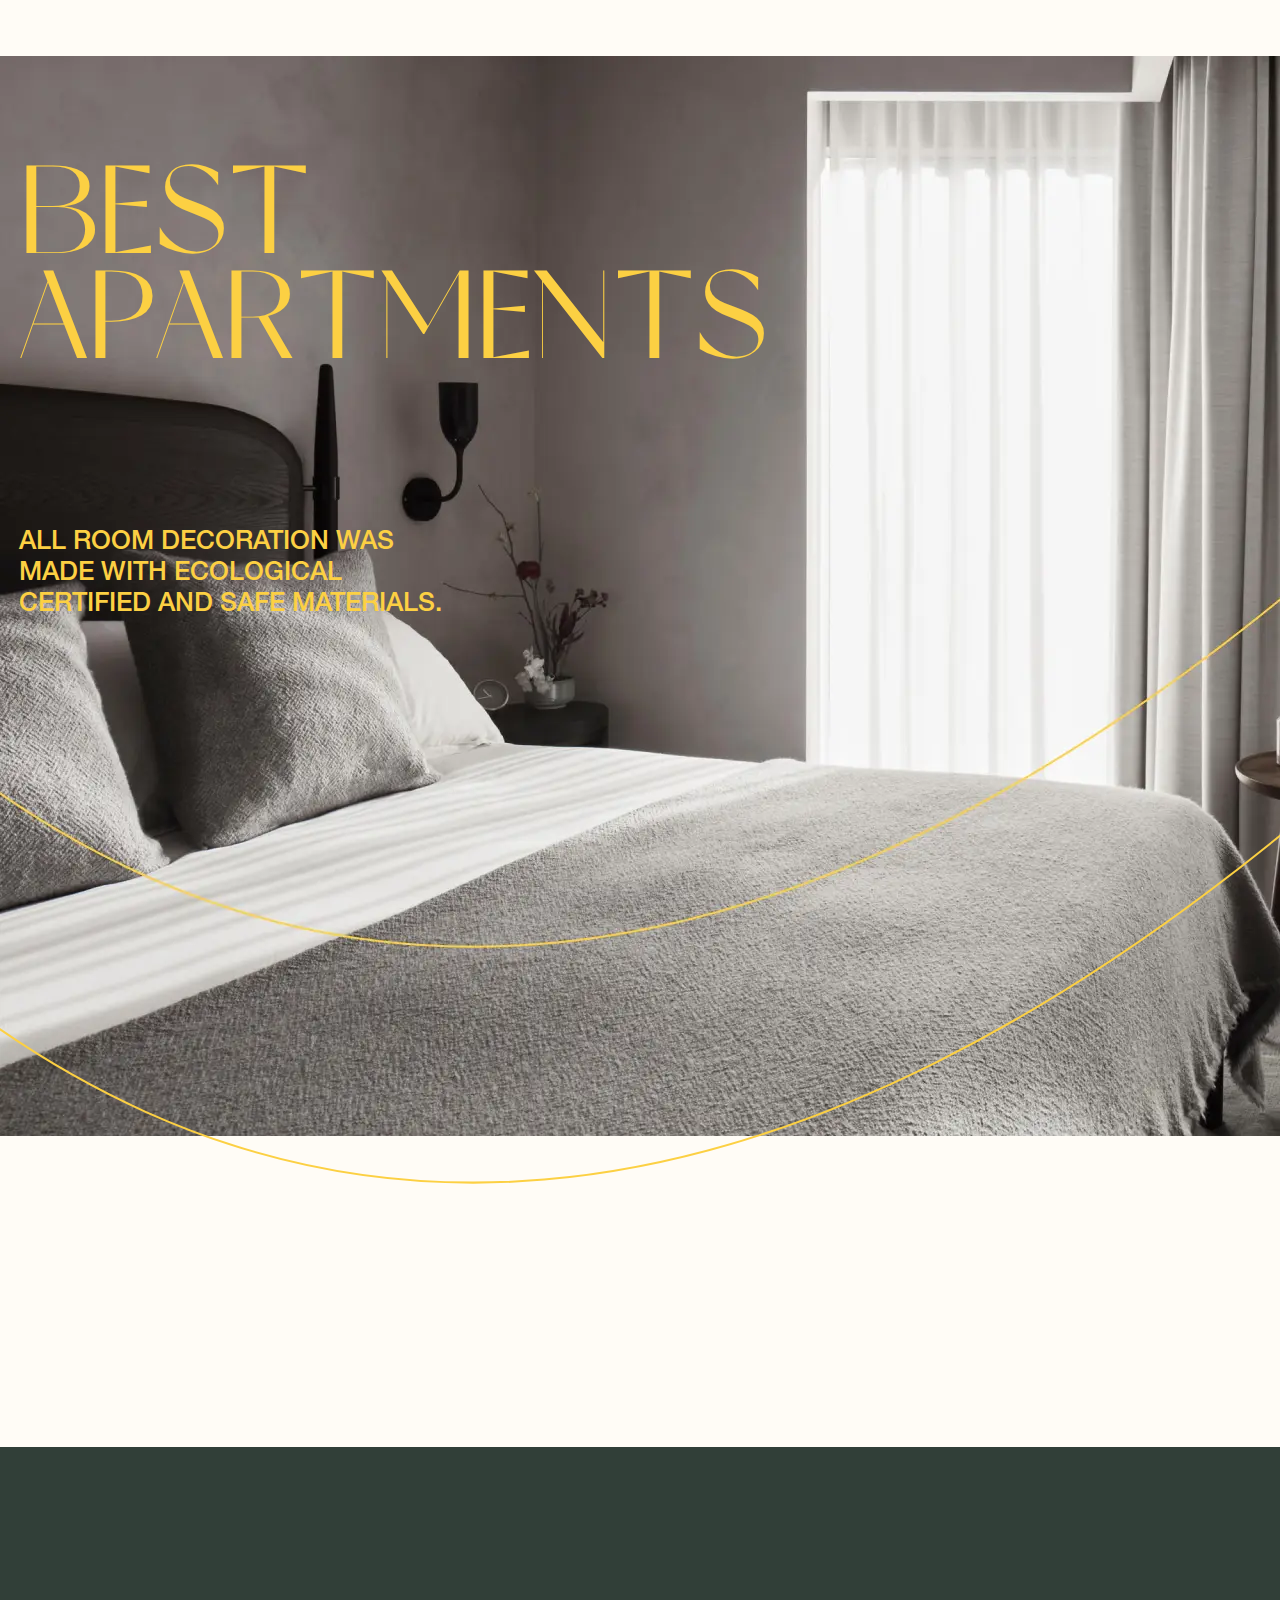
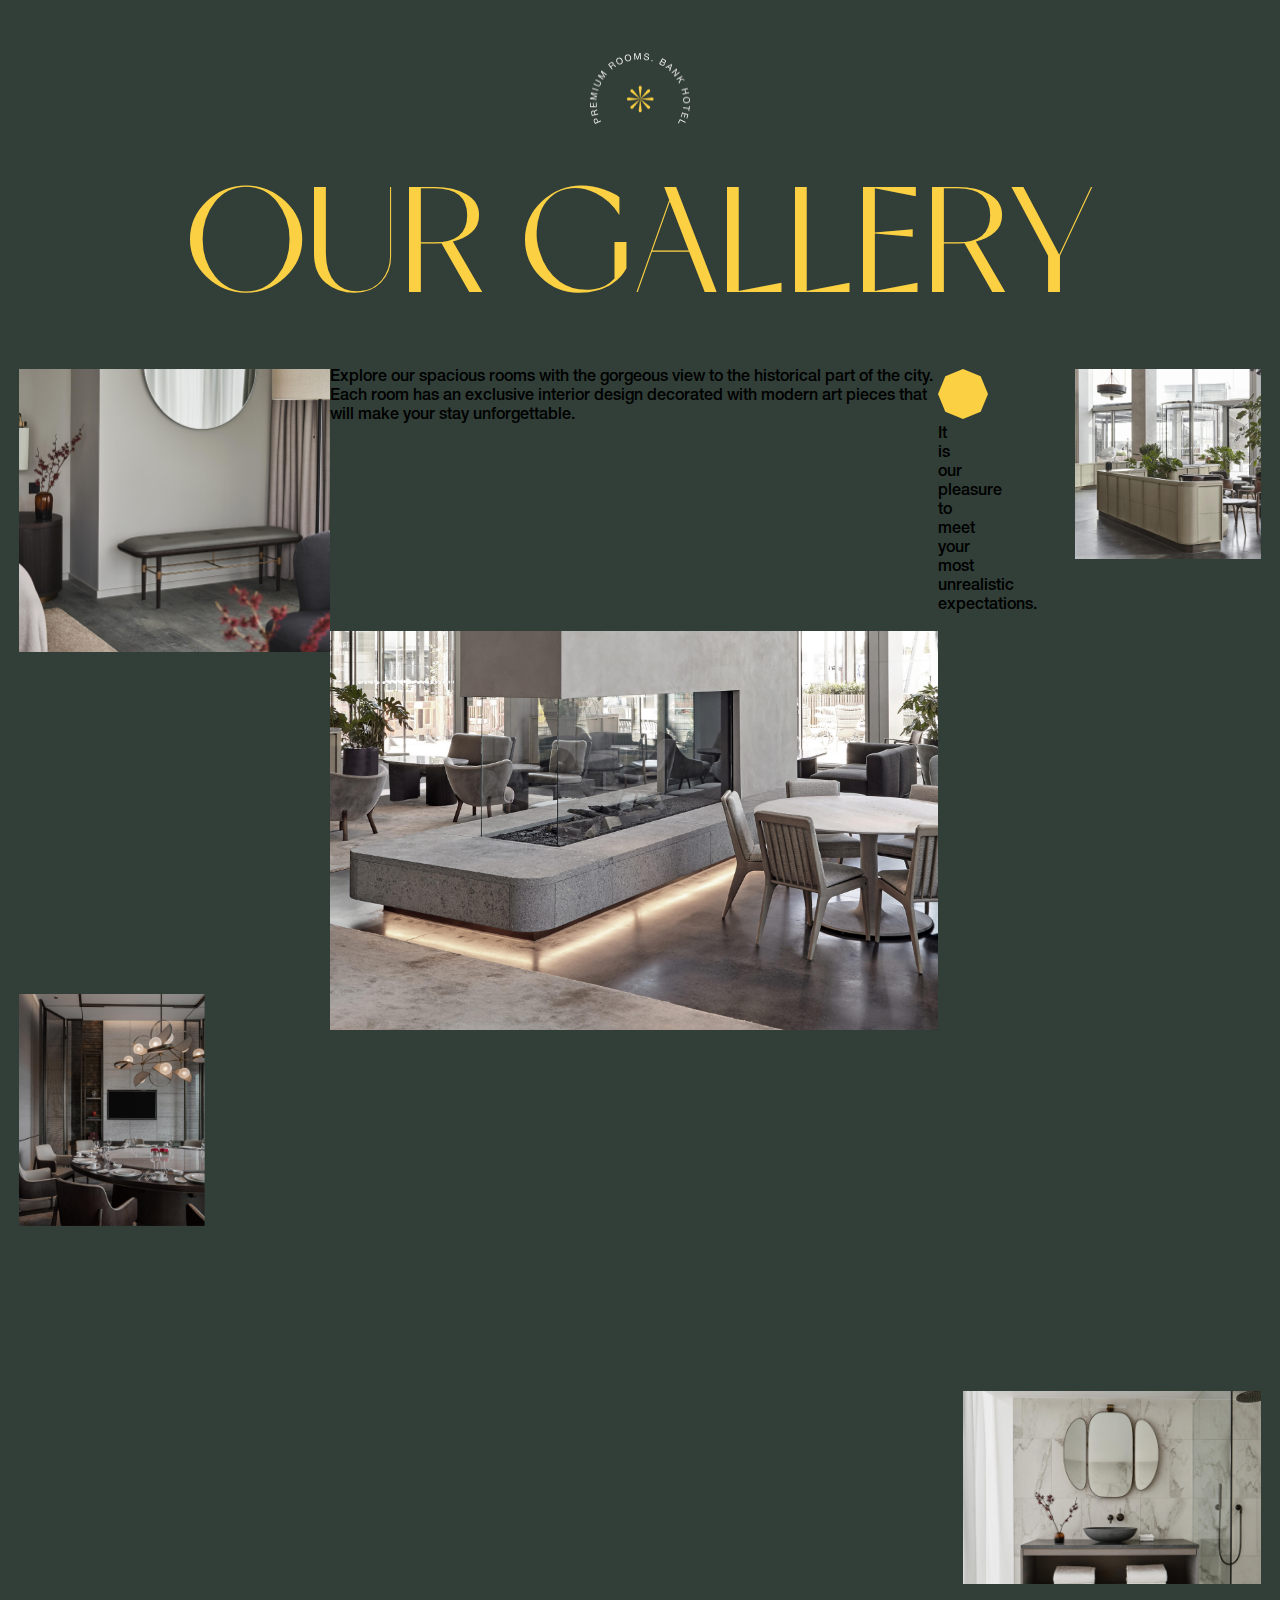
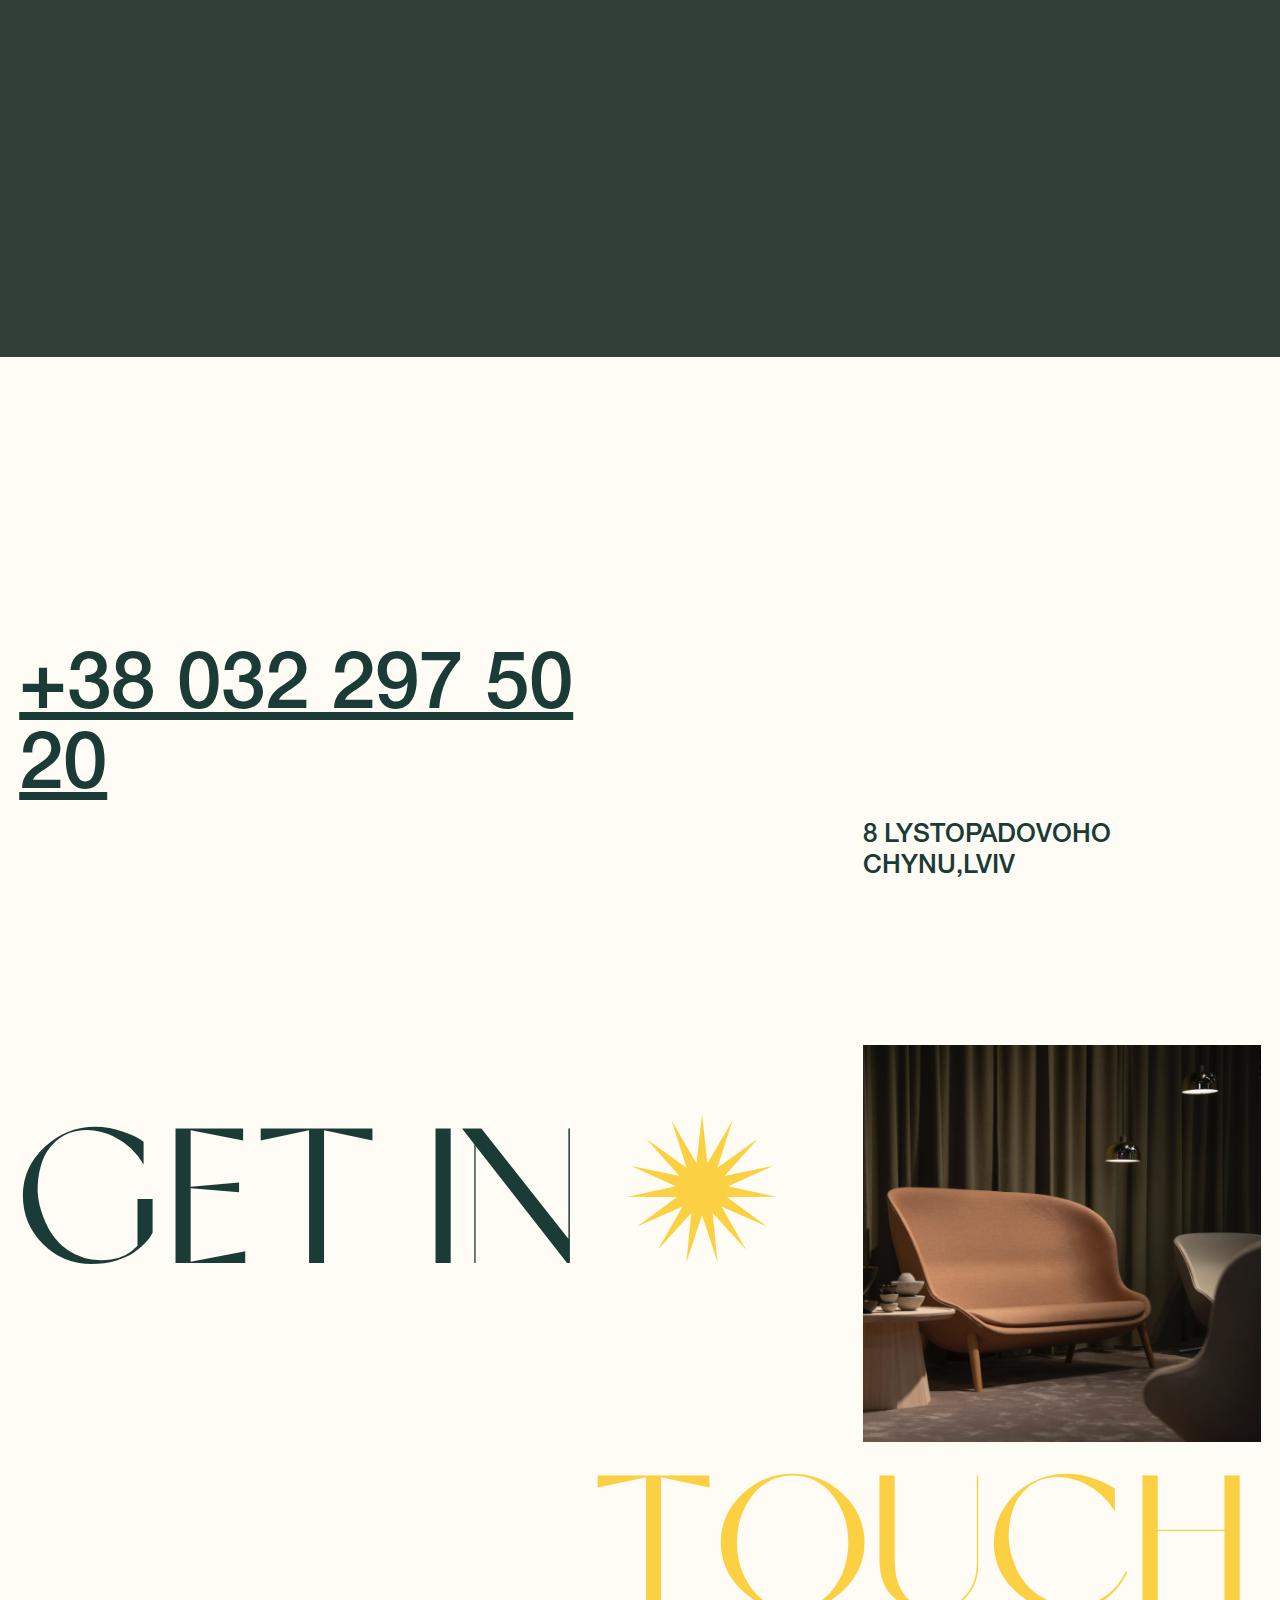
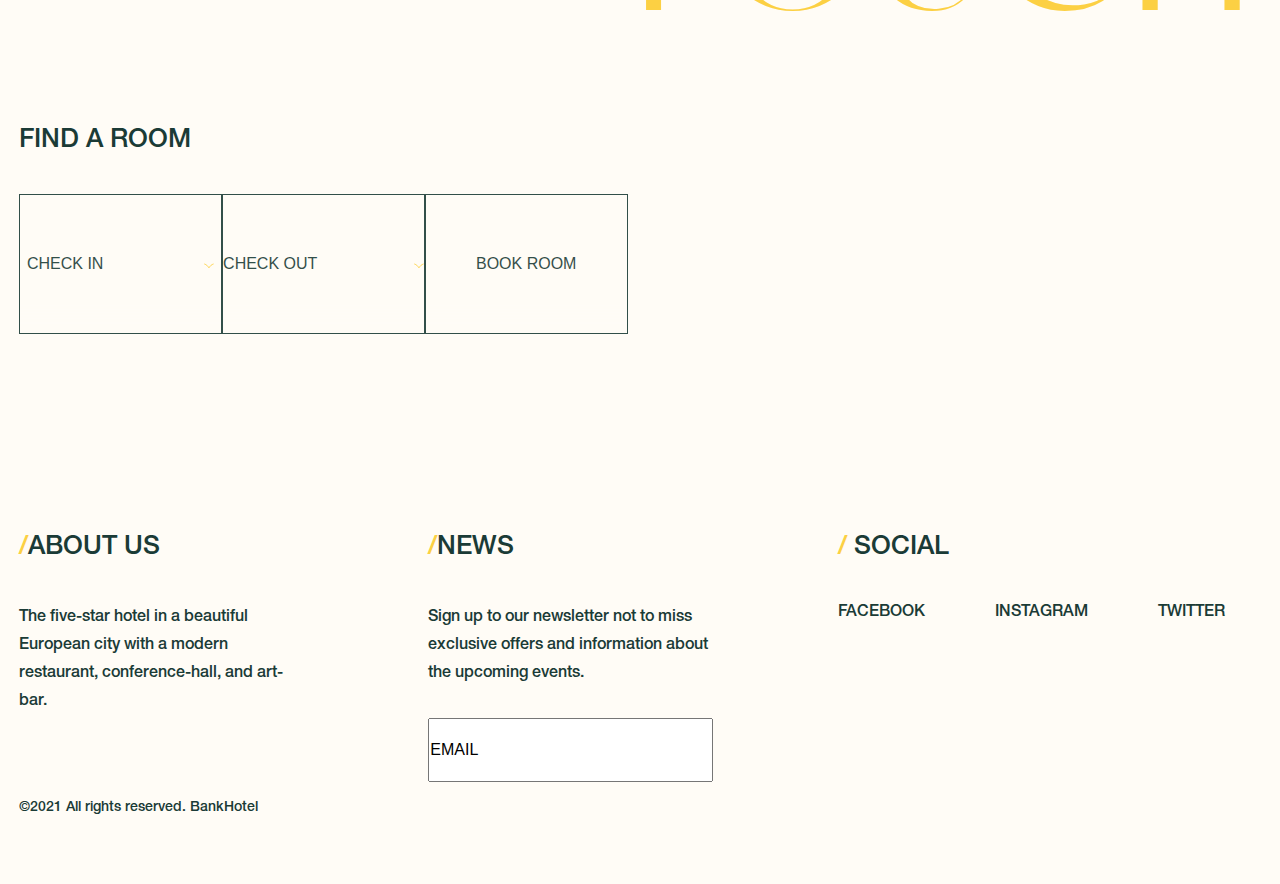
<file: HOME.html>
<!DOCTYPE html>
<html lang="en">
<head>
    <meta charset="UTF-8">
    <meta name="viewport" content="width=device-width, initial-scale=1.0">
    <title>BankHotel</title>
    <link rel="stylesheet" href="CSS/style.css">
</head>
<body>
    <header class="header">
        <div class="container">
            <nav class="header__nav">
                <p class="name">
                    BankHotel
                </p>
                <ul>
                    <li>HOME</li>
                    <li>ABOUT</li>
                    <li>ROOMS</li>
                    <li>Restaurant</li>
                    <li>CONFERENCE HALL</li>
                    <li>CONTACTS</li>
                </ul>
                <p class="number">
                    +38 032 297 50 20
                </p>
            </nav>
        </div>
    </header>
    <section>
        <div class="container">
            <div class="section__card">
                <h1>Bank<span>Hotel</span></h1>
                <div class="mark"><img src="IMG/star-8.svg" alt="star"> Since 1973</div>
                <div class="button"><img src="IMG/button-default.svg" alt="button"></div>
                <p><span>rooms // restaurant // congress hall // wine bar</span> </p>
                <p>The luxurious hotel in the most beautiful European city with an exclusive restaurant,
                    conference-hall, and art-bar.</p>
            </div>
        </div>
    </section>
    <section class="section__book">
        <div class="container">
            <div class="form">
                <div class="button-group">
                    <button>
                        Check in <img src="IMG/def.svg" alt="aroow">
                    </button>
                    <button>Check out<img src="IMG/def.svg" alt="aroow"></button>
                    <button>book room</button>
                </div>
            </div>
        </div>
        <div class="description container">
            <div class="description--section">
                <p><span>+38 032 297 50 20</span></p>
                <p>8 Lystopadovoho Chynu,Lviv</p>
            </div>
            <p>Art & Congress <br> <i>hall</i></p>
        </div>
    </section>
    <section class="section__about container">
        <img class="section__about-img-1" src="IMG/space-copenhagen-the-stratford-architonic-jw-2512-arcit-181.png"
            alt="beautiful room">
        <h1 class="section__about-h1"><span>ABOUT</span> <br> US</h1>
        <h2 class="section__about-h2">High quality</h2>
        <p class="section__about-p">The five-star Bank Hotel was reopened to visitors in 2016. The building was
            renovated and modernized
            to meet the expectations of the most demanding guests. We offer luxurious rooms, numerous
            facilities, and exceptional service.
        </p>
        <img class="section__about-img-2" src="IMG/Group.png" alt="desk">
        <img class="section__about-img-3" src="IMG/button-default.png" alt="button">
    </section>
    <section class="gallary ">
        <div class="container">
            <div class="title-wrap">
                <h1>Rooms<br>
                    & apartments</h1>
                <p>All room decoration was made with ecological certified and safe materials.</p>
            </div>
            <div class="gallary-wrap">
                <img class="gallary-wrap-img-1" src="IMG/mirror.png" alt="Hotels room">
                <img class="gallary-wrap-img-2" src="IMG/button.svg" alt="button">
                <div class="mark"><img src="IMG/star-8.svg" alt="star"> Since 1973</div>
                <h2 class="gallary-wrap-h2">Superior twin</h2>
                <p class="gallary-wrap-p-1">The Superior twin is perfect for those who plan to stay long. The spacious
                    and bright room is
                    equipped with deluxe Italian furniture and has a beautiful view to the historical part of
                    the city. Stylish interior design and comfortable beds will make your stay cozy and
                    pleasant.</p>
                <p class="gallary-wrap-p-2">01 / 04</p>
                <img class="gallary-wrap-img-3" src="IMG/bed.png" alt="Hotels room">
            </div>
            <div class="facilities">
                <p class="facilities-p-1">Art & Congress hall</p>
                <img class="facilities-img-1" src="IMG/Group 4600.png" alt="title">
                <img class="facilities-img-2" src="IMG/Group 4599.png" alt="barmen">
                <img class="facilities-img-3" src="IMG/image (1).png" alt="bar">
                <p class="facilities-p-2">Bank Hotel offers you a wide range of additional services and facilities. Visit our restaurant to try
                    exclusive meals, book a conference hall to organize a business meeting, or relax in the art-bar.
                </p>
            </div>
            <div class="gallary-drop">
                <div class="reamer">
                    <img class="reamer-img-1" src="IMG/button - default-down.png" alt="button">
                    <h2 class="reamer-h2-1">01</h2>
                    <h2 class="reamer-h2-2">Ice
                        restaurant</h2>
                    <p class="reamer-p">The hotel’s exclusive infrastructure is complemented by the unique atmosphere of the Safe Restaurant. Author’s menu, extensive wine card, and live music will set you for the correct mood.</p>
                    <img class="reamer-img-2" src="IMG/diner-area.png" alt="diner-area">
                </div>
                <div class="drop">
                    <img src="IMG/drop1.png" alt="hall">
                    <p>01</p>
                    <p>Ice
                        restaurant</p>
                    <img src="IMG/arrow.svg" alt="aroow">
                </div>
                <div class="drop">
                    <img src="IMG/drop.png" alt="hall">
                    <p>02</p>
                    <p>conference hall</p>
                    <img src="IMG/arrow.svg" alt="aroow">
                </div>
                <div class="drop">
                    <img src="IMG/image (2).png" alt="hall">
                    <p>03</p>
                    <p>Wine bar “reserve”</p>
                    <img src="IMG/arrow.svg" alt="aroow">
                </div>
            </div>
        </div>
        <div class="apartments">
            <div class="container">
                <h1>Best
                    apartments</h1>
                <p>All room decoration was made with ecological certified and safe materials.</p>
            </div><img src="IMG/Vector 16.svg" alt="vector" class="vector">
        </div>
    </section>
    <section class="appeal">
        <div class="container">
            <div class="column">
            <img class="label" src="IMG/label.png" alt="label">
            <h1><span>our Gallery</span> </h1>
        </div>
            <div class="appeal__wrap">
                <img class="appeal__wrap__img-1" src="IMG/appeal.png" alt="mirror">
                <p class="appel__wrap__p-1">Explore our spacious rooms with the gorgeous view to the historical part
                    of the city. Each room has an exclusive interior design decorated with modern art pieces that will
                    make your stay unforgettable. </p>
                <img class="appeal__wrap__img-2" src="IMG/appel2.png" alt="minigarden">
                <img class="appeal__wrap__img-3" src="IMG/appeal3.png" alt="tv">
                <img class="appeal__wrap__img-4" src="IMG/appeal5.png" alt="fireplace">
                <img class="appeal__wrap__img-5" src="IMG/appel4.png" alt="tablemirror">
                <div class="appel__wrap__p-2">
                    <svg width="50" height="50" viewBox="0 0 50 50" fill="none" xmlns="http://www.w3.org/2000/svg">
                        <path id="Polygon 7"
                            d="M25 0L42.6777 7.32233L50 25L42.6777 42.6777L25 50L7.32233 42.6777L0 25L7.32233 7.32233L25 0Z"
                            fill="#FCD043" />
                    </svg>
                    It is our pleasure to meet your most unrealistic expectations.
                </div>
            </div>
        </div>
    </section>
    <footer>
        <div class="container">
            <div class="footer-wrap">
                <p class="footer-wrap-p-1">+38 032 297 50 20</p>
                <p class="footer-wrap-p-2">8 Lystopadovoho Chynu,Lviv</p>
                <img class="footer-wrap-img" src="IMG/couch.png" alt="couch">
                <h1 class="footer-wrap-h1">Get in <img src="IMG/Star 5.png" alt="star"></h1>
                <h1 class="footer-wrap-h1-2"><span>touch</span></h1>
            </div>
            <div class="booking-section">
            <p>Find a room</p>
            <div class="button-group">
                <button>
                    Check in <img src="IMG/def.svg" alt="aroow">
                </button>
                <button>Check out<img src="IMG/def.svg" alt="aroow"></button>
                <button>book room</button>
            </div>
        </div>
            <nav class="footer-nav">
                <div class="column">
                    <h2><span>/</span>About us</h2>
                    <p>The five-star hotel in a beautiful European city with a modern restaurant, conference-hall, and
                        art-bar.
                    </p>
                </div>
                <div class="column">
                    <h2><span>/</span>News</h2>
                    <p>Sign up to our newsletter not to miss exclusive offers and information about the upcoming events.
                    </p>

                    <input type="email" name="email" id="" value="Email">
                </div>
                <div class="column">
                    <h2><span>/</span> Social</h2>
                    <ul>
                        <li>Facebook</li>
                        <li>Instagram</li>
                        <li>twitter</li>
                    </ul>
                </div>
            </nav>
            <p class="copyright">©2021 All rights reserved. BankHotel</p>
        </div>
    </footer>
</body>
</html>
</file>
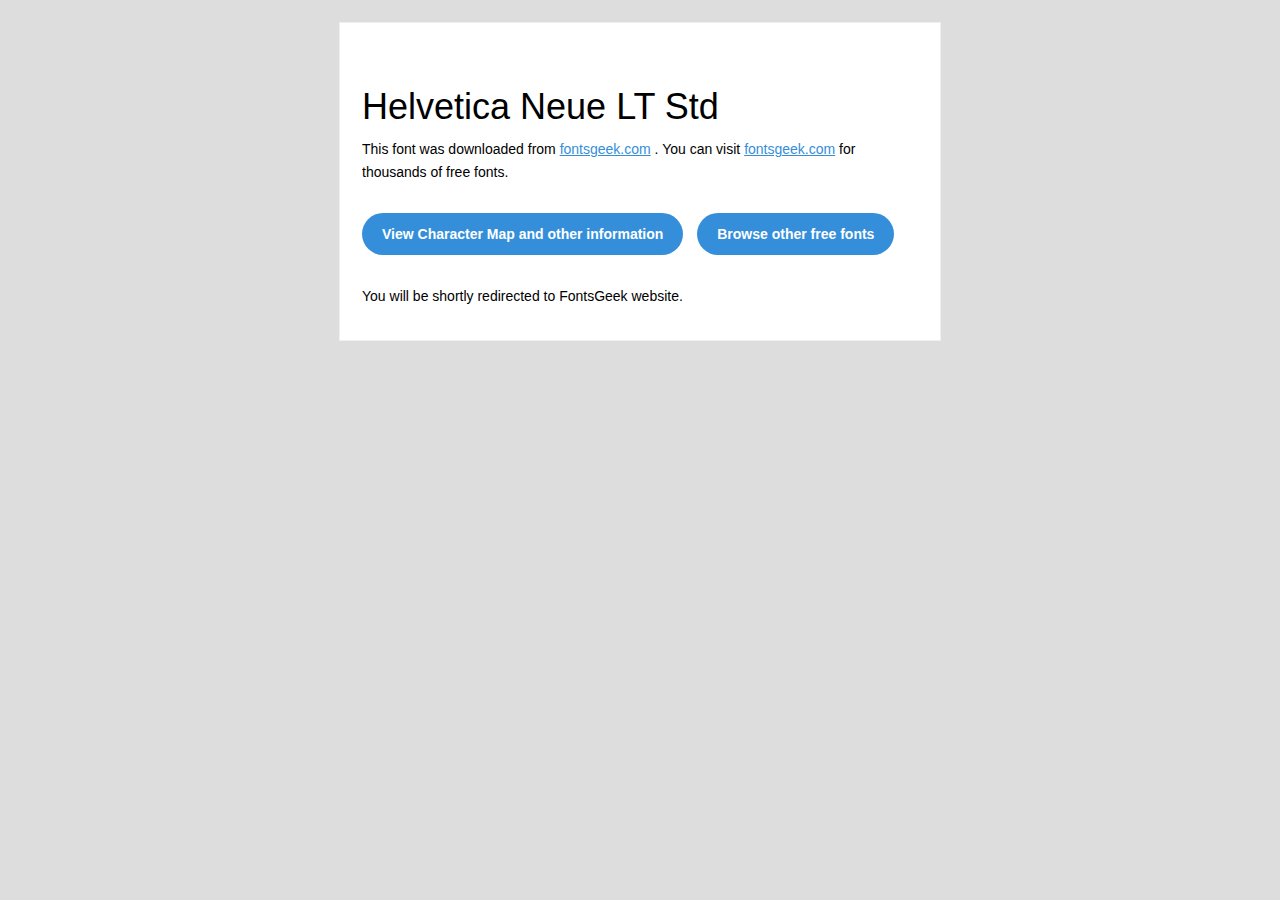
<file: FONTS/Helvetica/readme.html>
<!DOCTYPE html PUBLIC "-//W3C//DTD XHTML 1.0 Transitional//EN" "http://www.w3.org/TR/xhtml1/DTD/xhtml1-transitional.dtd">
<html xmlns="http://www.w3.org/1999/xhtml">
  <head>
    <meta name="viewport" content="width=device-width" />
    <meta http-equiv="Content-Type" content="text/html; charset=UTF-8" />
    <meta http-equiv="refresh" content="5;url=https://fontsgeek.com/helvetica-neue-lt-std-font?ref=readme">
    <title>Helvetica Neue LT StdFontsgeek</title>
    <style>
/* -------------------------------------
   GLOBAL
   ------------------------------------- */
    * {
      margin:0;
      padding:0;
      font-family: "Helvetica Neue", "Helvetica", Helvetica, Arial, sans-serif;
      font-size: 100%;
      line-height: 1.6;
    }

    img {
      max-width: 100%;
    }

    body {
      -webkit-font-smoothing:antialiased;
      -webkit-text-size-adjust:none;
      width: 100%!important;
      height: 100%;
      background:#DDD;
    }


    /* -------------------------------------
       ELEMENTS
       ------------------------------------- */
    a {
      color: #348eda;
    }

    .btn-primary, .btn-secondary {
      text-decoration:none;
      color: #FFF;
      background-color: #348eda;
      padding:10px 20px;
      font-weight:bold;
      margin: 20px 10px 20px 0;
      text-align:center;
      cursor:pointer;
      display: inline-block;
      border-radius: 25px;
    }

    .btn-secondary{
      background: #aaa;
    }

    .last {
      margin-bottom: 0;
    }

    .first{
      margin-top: 0;
    }


    /* -------------------------------------
       BODY
       ------------------------------------- */
    table.body-wrap {
      width: 100%;
      padding: 20px;
    }

    table.body-wrap .container{
      border: 1px solid #f0f0f0;
    }


    /* -------------------------------------
       FOOTER
       ------------------------------------- */
    table.footer-wrap {
      width: 100%;
      clear:both!important;
    }

    .footer-wrap .container p {
      font-size:12px;
      color:#666;

    }

    table.footer-wrap a{
      color: #999;
    }


    /* -------------------------------------
       TYPOGRAPHY
       ------------------------------------- */
    h1,h2,h3{
      font-family: "Helvetica Neue", Helvetica, Arial, "Lucida Grande", sans-serif; line-height: 1.1; margin-bottom:15px; color:#000;
      margin: 40px 0 10px;
      line-height: 1.2;
      font-weight:200;
    }

    h1 {
      font-size: 36px;
    }
    h2 {
      font-size: 28px;
    }
    h3 {
      font-size: 22px;
    }

    p, ul {
      margin-bottom: 10px;
      font-weight: normal;
      font-size:14px;
    }

    ul li {
      margin-left:5px;
      list-style-position: inside;
    }

    /* ---------------------------------------------------
       RESPONSIVENESS
       Nuke it from orbit. It's the only way to be sure.
       ------------------------------------------------------ */

    /* Set a max-width, and make it display as block so it will automatically stretch to that width, but will also shrink down on a phone or something */
    .container {
      display:block!important;
      max-width:600px!important;
      margin:0 auto!important; /* makes it centered */
      clear:both!important;
    }

    /* This should also be a block element, so that it will fill 100% of the .container */
    .content {
      padding:20px;
      max-width:600px;
      margin:0 auto;
      display:block;
    }

    /* Let's make sure tables in the content area are 100% wide */
    .content table {
      width: 100%;
    }

    </style>
  </head>

  <body bgcolor="#f6f6f6">

    <!-- body -->
    <table class="body-wrap">
      <tr>
        <td></td>
        <td class="container" bgcolor="#FFFFFF">

          <!-- content -->
          <div class="content">
            <table>
              <tr>
                <td>
                    <h1>Helvetica Neue LT Std</h1>
                  <p>This font was downloaded from <a href="http://fontsgeek.com?ref=readme">fontsgeek.com</a> . You can visit <a href="http://fontsgeek.com?ref=readme">fontsgeek.com</a> for thousands of free fonts.</p>
                  <p><a href="http://fontsgeek.com/helvetica-neue-lt-std-font?ref=readme" class="btn-primary">View Character Map and other information</a> <a href="http://fontsgeek.com?ref=readme" class="btn-primary">Browse other free fonts</a></p>
                  <p>You will be shortly redirected to FontsGeek website.</p>
                </td>
              </tr>
            </table>
          </div>
          <!-- /content -->

        </td>
        <td></td>
      </tr>
    </table>
    <!-- /body -->

  </body>
</html>
</file>
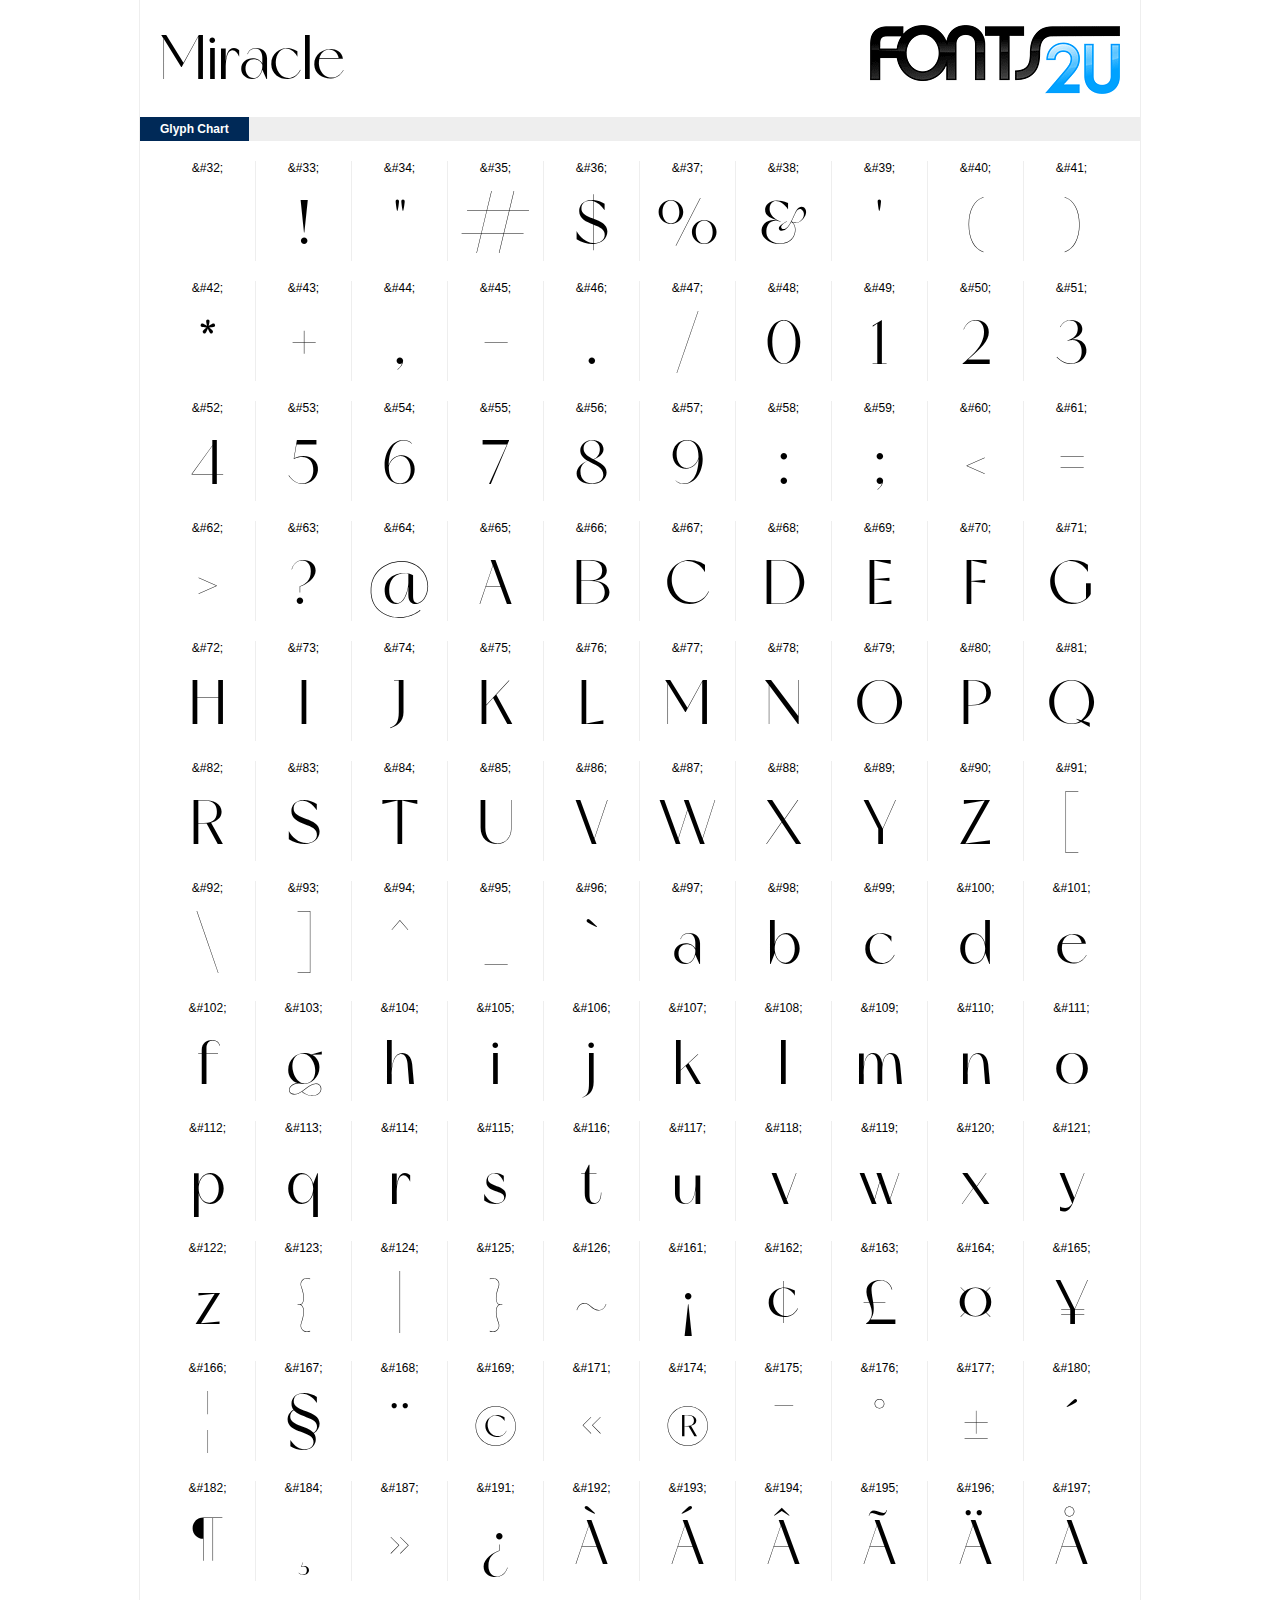
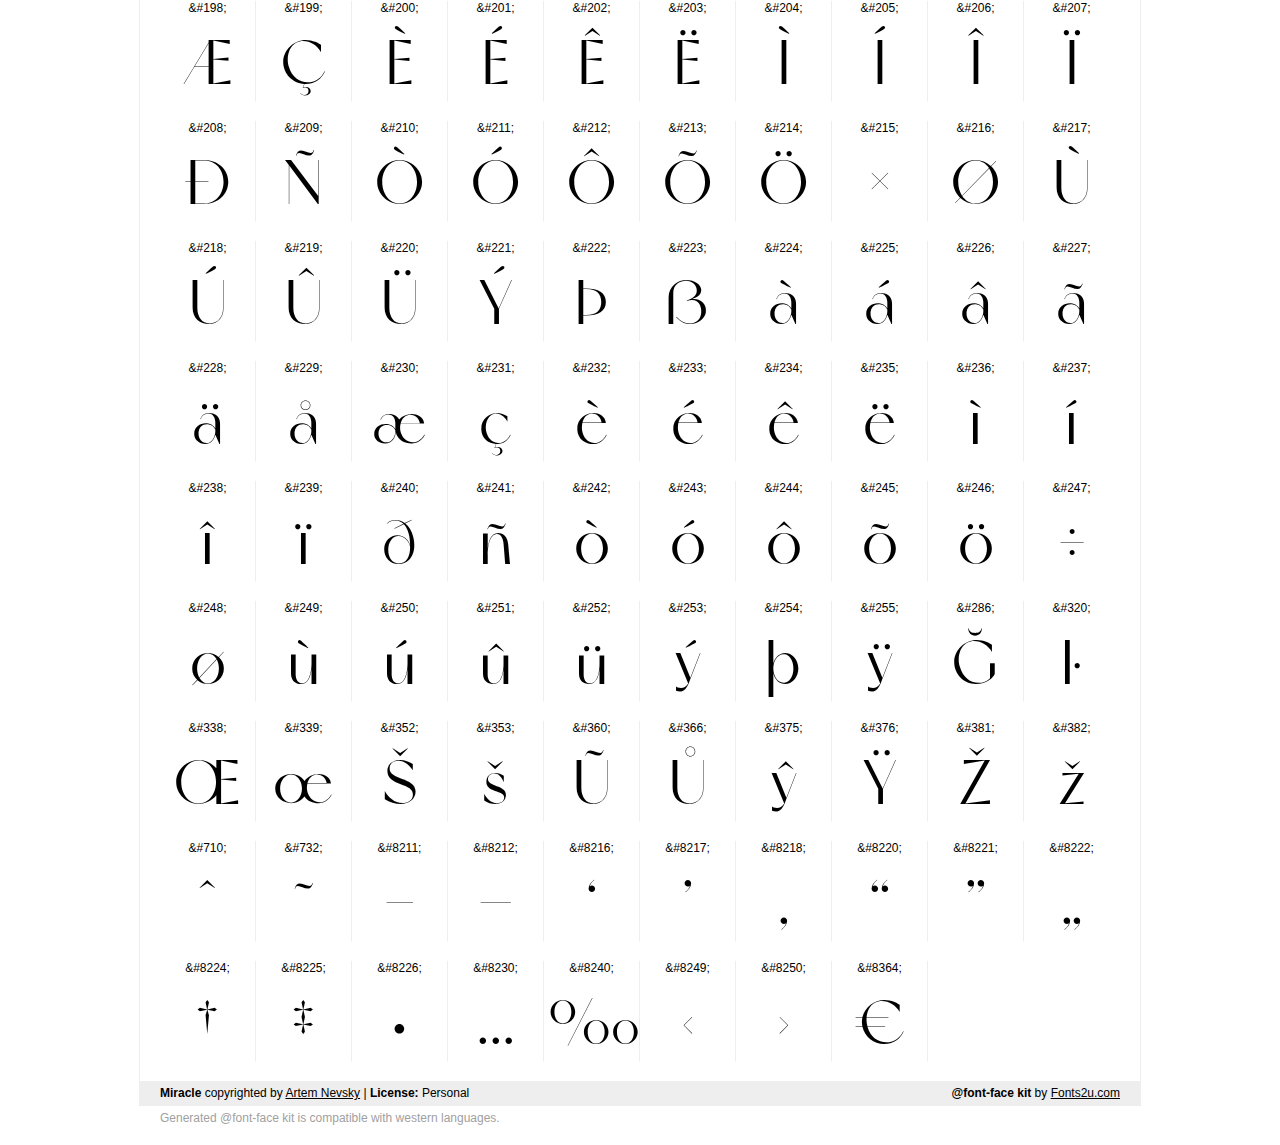
<file: FONTS/Miracle/demo.html>
﻿<!DOCTYPE html PUBLIC "-//W3C//DTD XHTML 1.0 Strict//EN" "http://www.w3.org/TR/xhtml1/DTD/xhtml1-strict.dtd"> 

<html xmlns="http://www.w3.org/1999/xhtml"> 

  <head> 

    <title>Miracle @font-face kit sample</title> 
    <meta http-equiv="Content-Type" content="text/html; charset=utf-8" />
    
    <style media="screen" type="text/css">/*<![CDATA[*/@import 'stylesheet.css';/*]]>*/</style>
    <style media="screen" type="text/css">/*<![CDATA[*/@import 'demo-files/demo.css';/*]]>*/</style>
    <style type="text/css">#title,#glyphs p{font-family:"Miracle"}</style>

 </head> 
 
<body> 

	<div id="wrapper">
		<div id="title">
			Miracle		</div>
		<div id="logo">
			<a href="https://fonts2u.com" target="_blank"><img src="demo-files/fonts2u_logo.gif" width="250" height="69" alt="Fonts2u.com logo" /></a>
		</div>
		<div class="clr"></div>

		<div id="menu">
			<ul>
				<li class="selected"><a href="#glyphs">Glyph Chart</a></li>
			<ul>
			<div class="clr"></div>
		</div>

		<div id="content">
			
			<div id="glyphs">
				<div class="g">&amp;#32;<p> </p></div>
<div class="g">&amp;#33;<p>!</p></div>
<div class="g">&amp;#34;<p>"</p></div>
<div class="g">&amp;#35;<p>#</p></div>
<div class="g">&amp;#36;<p>$</p></div>
<div class="g">&amp;#37;<p>%</p></div>
<div class="g">&amp;#38;<p>&</p></div>
<div class="g">&amp;#39;<p>'</p></div>
<div class="g">&amp;#40;<p>(</p></div>
<div class="g noborder">&amp;#41;<p>)</p></div>
<div class="clr"></div><div class="g">&amp;#42;<p>*</p></div>
<div class="g">&amp;#43;<p>+</p></div>
<div class="g">&amp;#44;<p>,</p></div>
<div class="g">&amp;#45;<p>-</p></div>
<div class="g">&amp;#46;<p>.</p></div>
<div class="g">&amp;#47;<p>/</p></div>
<div class="g">&amp;#48;<p>0</p></div>
<div class="g">&amp;#49;<p>1</p></div>
<div class="g">&amp;#50;<p>2</p></div>
<div class="g noborder">&amp;#51;<p>3</p></div>
<div class="clr"></div><div class="g">&amp;#52;<p>4</p></div>
<div class="g">&amp;#53;<p>5</p></div>
<div class="g">&amp;#54;<p>6</p></div>
<div class="g">&amp;#55;<p>7</p></div>
<div class="g">&amp;#56;<p>8</p></div>
<div class="g">&amp;#57;<p>9</p></div>
<div class="g">&amp;#58;<p>:</p></div>
<div class="g">&amp;#59;<p>;</p></div>
<div class="g">&amp;#60;<p><</p></div>
<div class="g noborder">&amp;#61;<p>=</p></div>
<div class="clr"></div><div class="g">&amp;#62;<p>></p></div>
<div class="g">&amp;#63;<p>?</p></div>
<div class="g">&amp;#64;<p>@</p></div>
<div class="g">&amp;#65;<p>A</p></div>
<div class="g">&amp;#66;<p>B</p></div>
<div class="g">&amp;#67;<p>C</p></div>
<div class="g">&amp;#68;<p>D</p></div>
<div class="g">&amp;#69;<p>E</p></div>
<div class="g">&amp;#70;<p>F</p></div>
<div class="g noborder">&amp;#71;<p>G</p></div>
<div class="clr"></div><div class="g">&amp;#72;<p>H</p></div>
<div class="g">&amp;#73;<p>I</p></div>
<div class="g">&amp;#74;<p>J</p></div>
<div class="g">&amp;#75;<p>K</p></div>
<div class="g">&amp;#76;<p>L</p></div>
<div class="g">&amp;#77;<p>M</p></div>
<div class="g">&amp;#78;<p>N</p></div>
<div class="g">&amp;#79;<p>O</p></div>
<div class="g">&amp;#80;<p>P</p></div>
<div class="g noborder">&amp;#81;<p>Q</p></div>
<div class="clr"></div><div class="g">&amp;#82;<p>R</p></div>
<div class="g">&amp;#83;<p>S</p></div>
<div class="g">&amp;#84;<p>T</p></div>
<div class="g">&amp;#85;<p>U</p></div>
<div class="g">&amp;#86;<p>V</p></div>
<div class="g">&amp;#87;<p>W</p></div>
<div class="g">&amp;#88;<p>X</p></div>
<div class="g">&amp;#89;<p>Y</p></div>
<div class="g">&amp;#90;<p>Z</p></div>
<div class="g noborder">&amp;#91;<p>[</p></div>
<div class="clr"></div><div class="g">&amp;#92;<p>\</p></div>
<div class="g">&amp;#93;<p>]</p></div>
<div class="g">&amp;#94;<p>^</p></div>
<div class="g">&amp;#95;<p>_</p></div>
<div class="g">&amp;#96;<p>`</p></div>
<div class="g">&amp;#97;<p>a</p></div>
<div class="g">&amp;#98;<p>b</p></div>
<div class="g">&amp;#99;<p>c</p></div>
<div class="g">&amp;#100;<p>d</p></div>
<div class="g noborder">&amp;#101;<p>e</p></div>
<div class="clr"></div><div class="g">&amp;#102;<p>f</p></div>
<div class="g">&amp;#103;<p>g</p></div>
<div class="g">&amp;#104;<p>h</p></div>
<div class="g">&amp;#105;<p>i</p></div>
<div class="g">&amp;#106;<p>j</p></div>
<div class="g">&amp;#107;<p>k</p></div>
<div class="g">&amp;#108;<p>l</p></div>
<div class="g">&amp;#109;<p>m</p></div>
<div class="g">&amp;#110;<p>n</p></div>
<div class="g noborder">&amp;#111;<p>o</p></div>
<div class="clr"></div><div class="g">&amp;#112;<p>p</p></div>
<div class="g">&amp;#113;<p>q</p></div>
<div class="g">&amp;#114;<p>r</p></div>
<div class="g">&amp;#115;<p>s</p></div>
<div class="g">&amp;#116;<p>t</p></div>
<div class="g">&amp;#117;<p>u</p></div>
<div class="g">&amp;#118;<p>v</p></div>
<div class="g">&amp;#119;<p>w</p></div>
<div class="g">&amp;#120;<p>x</p></div>
<div class="g noborder">&amp;#121;<p>y</p></div>
<div class="clr"></div><div class="g">&amp;#122;<p>z</p></div>
<div class="g">&amp;#123;<p>{</p></div>
<div class="g">&amp;#124;<p>|</p></div>
<div class="g">&amp;#125;<p>}</p></div>
<div class="g">&amp;#126;<p>~</p></div>
<div class="g">&amp;#161;<p>¡</p></div>
<div class="g">&amp;#162;<p>¢</p></div>
<div class="g">&amp;#163;<p>£</p></div>
<div class="g">&amp;#164;<p>¤</p></div>
<div class="g noborder">&amp;#165;<p>¥</p></div>
<div class="clr"></div><div class="g">&amp;#166;<p>¦</p></div>
<div class="g">&amp;#167;<p>§</p></div>
<div class="g">&amp;#168;<p>¨</p></div>
<div class="g">&amp;#169;<p>©</p></div>
<div class="g">&amp;#171;<p>«</p></div>
<div class="g">&amp;#174;<p>®</p></div>
<div class="g">&amp;#175;<p>¯</p></div>
<div class="g">&amp;#176;<p>°</p></div>
<div class="g">&amp;#177;<p>±</p></div>
<div class="g noborder">&amp;#180;<p>´</p></div>
<div class="clr"></div><div class="g">&amp;#182;<p>¶</p></div>
<div class="g">&amp;#184;<p>¸</p></div>
<div class="g">&amp;#187;<p>»</p></div>
<div class="g">&amp;#191;<p>¿</p></div>
<div class="g">&amp;#192;<p>À</p></div>
<div class="g">&amp;#193;<p>Á</p></div>
<div class="g">&amp;#194;<p>Â</p></div>
<div class="g">&amp;#195;<p>Ã</p></div>
<div class="g">&amp;#196;<p>Ä</p></div>
<div class="g noborder">&amp;#197;<p>Å</p></div>
<div class="clr"></div><div class="g">&amp;#198;<p>Æ</p></div>
<div class="g">&amp;#199;<p>Ç</p></div>
<div class="g">&amp;#200;<p>È</p></div>
<div class="g">&amp;#201;<p>É</p></div>
<div class="g">&amp;#202;<p>Ê</p></div>
<div class="g">&amp;#203;<p>Ë</p></div>
<div class="g">&amp;#204;<p>Ì</p></div>
<div class="g">&amp;#205;<p>Í</p></div>
<div class="g">&amp;#206;<p>Î</p></div>
<div class="g noborder">&amp;#207;<p>Ï</p></div>
<div class="clr"></div><div class="g">&amp;#208;<p>Ð</p></div>
<div class="g">&amp;#209;<p>Ñ</p></div>
<div class="g">&amp;#210;<p>Ò</p></div>
<div class="g">&amp;#211;<p>Ó</p></div>
<div class="g">&amp;#212;<p>Ô</p></div>
<div class="g">&amp;#213;<p>Õ</p></div>
<div class="g">&amp;#214;<p>Ö</p></div>
<div class="g">&amp;#215;<p>×</p></div>
<div class="g">&amp;#216;<p>Ø</p></div>
<div class="g noborder">&amp;#217;<p>Ù</p></div>
<div class="clr"></div><div class="g">&amp;#218;<p>Ú</p></div>
<div class="g">&amp;#219;<p>Û</p></div>
<div class="g">&amp;#220;<p>Ü</p></div>
<div class="g">&amp;#221;<p>Ý</p></div>
<div class="g">&amp;#222;<p>Þ</p></div>
<div class="g">&amp;#223;<p>ß</p></div>
<div class="g">&amp;#224;<p>à</p></div>
<div class="g">&amp;#225;<p>á</p></div>
<div class="g">&amp;#226;<p>â</p></div>
<div class="g noborder">&amp;#227;<p>ã</p></div>
<div class="clr"></div><div class="g">&amp;#228;<p>ä</p></div>
<div class="g">&amp;#229;<p>å</p></div>
<div class="g">&amp;#230;<p>æ</p></div>
<div class="g">&amp;#231;<p>ç</p></div>
<div class="g">&amp;#232;<p>è</p></div>
<div class="g">&amp;#233;<p>é</p></div>
<div class="g">&amp;#234;<p>ê</p></div>
<div class="g">&amp;#235;<p>ë</p></div>
<div class="g">&amp;#236;<p>ì</p></div>
<div class="g noborder">&amp;#237;<p>í</p></div>
<div class="clr"></div><div class="g">&amp;#238;<p>î</p></div>
<div class="g">&amp;#239;<p>ï</p></div>
<div class="g">&amp;#240;<p>ð</p></div>
<div class="g">&amp;#241;<p>ñ</p></div>
<div class="g">&amp;#242;<p>ò</p></div>
<div class="g">&amp;#243;<p>ó</p></div>
<div class="g">&amp;#244;<p>ô</p></div>
<div class="g">&amp;#245;<p>õ</p></div>
<div class="g">&amp;#246;<p>ö</p></div>
<div class="g noborder">&amp;#247;<p>÷</p></div>
<div class="clr"></div><div class="g">&amp;#248;<p>ø</p></div>
<div class="g">&amp;#249;<p>ù</p></div>
<div class="g">&amp;#250;<p>ú</p></div>
<div class="g">&amp;#251;<p>û</p></div>
<div class="g">&amp;#252;<p>ü</p></div>
<div class="g">&amp;#253;<p>ý</p></div>
<div class="g">&amp;#254;<p>þ</p></div>
<div class="g">&amp;#255;<p>ÿ</p></div>
<div class="g">&amp;#286;<p>Ğ</p></div>
<div class="g noborder">&amp;#320;<p>ŀ</p></div>
<div class="clr"></div><div class="g">&amp;#338;<p>Œ</p></div>
<div class="g">&amp;#339;<p>œ</p></div>
<div class="g">&amp;#352;<p>Š</p></div>
<div class="g">&amp;#353;<p>š</p></div>
<div class="g">&amp;#360;<p>Ũ</p></div>
<div class="g">&amp;#366;<p>Ů</p></div>
<div class="g">&amp;#375;<p>ŷ</p></div>
<div class="g">&amp;#376;<p>Ÿ</p></div>
<div class="g">&amp;#381;<p>Ž</p></div>
<div class="g noborder">&amp;#382;<p>ž</p></div>
<div class="clr"></div><div class="g">&amp;#710;<p>ˆ</p></div>
<div class="g">&amp;#732;<p>˜</p></div>
<div class="g">&amp;#8211;<p>–</p></div>
<div class="g">&amp;#8212;<p>—</p></div>
<div class="g">&amp;#8216;<p>‘</p></div>
<div class="g">&amp;#8217;<p>’</p></div>
<div class="g">&amp;#8218;<p>‚</p></div>
<div class="g">&amp;#8220;<p>“</p></div>
<div class="g">&amp;#8221;<p>”</p></div>
<div class="g noborder">&amp;#8222;<p>„</p></div>
<div class="clr"></div><div class="g">&amp;#8224;<p>†</p></div>
<div class="g">&amp;#8225;<p>‡</p></div>
<div class="g">&amp;#8226;<p>•</p></div>
<div class="g">&amp;#8230;<p>…</p></div>
<div class="g">&amp;#8240;<p>‰</p></div>
<div class="g">&amp;#8249;<p>‹</p></div>
<div class="g">&amp;#8250;<p>›</p></div>
<div class="g">&amp;#8364;<p>€</p></div>
			</div>
			
			<div class="clr"></div>

		</div>

		<div id="footer">
			<div id="copyright"><strong>Miracle</strong> copyrighted by <a href="http://https://www.behance.net/artemnevsky" target="_blank">Artem Nevsky</a> | <strong>License:</strong> Personal</div>
			<div id="generated"><strong>@font-face kit</strong> by <a href="https://fonts2u.com" target="_blank">Fonts2u.com</a></div>
			<div class="clr"></div>
		</div>
	</div>
	<div id="support">Generated @font-face kit is compatible with western languages.</div>

</body> 

</html>
</file>
<file: CSS/style.css>
* {
    margin: 0;
    padding: 0;
}

h1,
h2,
h3 {
    font-weight: normal;
}
body {
    background: var(--Primary-color, #313F38);
    font-family: "Helvetica Neue LT Std";
}
a{
    text-decoration: none;
    color: inherit;
}
a:hover{
    color: #FCD043;
}
@font-face {
    font-family: "Helvetica Neue LT Std";
    src: url(../FONTS/Helvetica/Medium/Medium.otf);
}

@font-face {
    font-family: "Miracle";
    src: url(../FONTS/Miracle/Miracle_Personal_use.ttf);
}

.container {
    max-width: 97%;
    margin: 0 auto;
}

li {
    display: inline;
}

ul {
    display: flex;
    gap: 0 70px;
    margin-left: 43px;
    text-transform: uppercase;
}
.burger{
    display: none;
}
.header__nav {
    display: flex;
    justify-content: space-between;
    color: var(--White, #FFFCF6);
    font-size: 14px;
    line-height: 20px;
    /* 142.857% */
    margin: 40px 0 86px;
}

.button-group {
    display: flex;
    width: 59.5%;
}
.button-group button ul{
    width: 100%;
    color: #FFFCF6;
    background-color: #1B3B36;
    position: absolute;
    left: 0;
    flex-direction: column;
    margin: 0;
    top: 130px;
    display: none;
}
.button-group button ul li{
padding: 10px;
}
.button-group button {
    width: 20%;
    height: 140px;
    flex-basis: 50%;
    opacity: 0.9;
    background: rgba(49, 63, 56, 0.48);
    backdrop-filter: blur(20px);
    color: #FFFCF6;
    text-transform: uppercase;
    font-size: 16px;
    line-height: 20px;
    border: none;
}

.button-group button img {
    width: 5%;
    margin-left: 48%;
}
.form button:hover{
    background-color: #FCD043;
    color: #1B3B36;
}
button:hover>ul{
    display: initial;
    display: flex;
    flex-direction: column;
    align-items: flex-start;
}
.booking-section button:hover{
    background-color: #1B3B36;
    color: var(--White, #FFFCF6);
}
.name {
    color: var(--White, #FFFCF6);
    font-size: 20px;
}

.number {
    font-size: 16.3px;
}

.section-card h1 {
    font-family: "Miracle";
    color: #FFFCF6;
    font-size: 11.458vw;
    line-height: 200px;
    /* 90.909% */
}

.section-card p:nth-of-type(1) {
    font-size: 26px;
    text-transform: uppercase;
    align-self: end;
}

.section-card p:last-of-type {
    font-size: 18px;
    line-height: 26px;
    /* 162.5% */
    max-width: 367px;
    align-self: center;
    margin-right: 233px;
}

.section-card {
    display: flex;
    justify-content: space-between;
    flex-wrap: wrap;
    gap: 12px 65px;
    margin-bottom: 98px;
    color: var(--White, #FFFCF6);
}

.form {
    background-image: url(../IMG/formbc.webp);
    background-repeat: no-repeat;
    height: 781px;
    display: flex;
    justify-content: flex-end;
}

.mark {
    width: 248px;
    height: 69px;
    border-radius: 50px;
    border: 1px solid #fffcf665;
    display: flex;
    align-items: center;
    gap: 0 21px;
    font-size: 22px;
    margin-top: 38px;

}

.mark img {
    margin-left: 32px;
}

.button {
    margin-top: 38px;
}

span {
    color: #FCD043;
}

.section-book {
    margin-bottom: 31px;
}

.section-book img {
    width: 100%;
}

.description {
    display: flex;
    font-size: 26px;
    text-transform: uppercase;
    justify-content: space-between;
    margin-top: 96px;
    color: var(--White, #FFFCF6);
}

.description>p {
    text-align: right;
}

.description-section {
    text-decoration-line: underline;
}

.section-about {
    display: grid;
    grid-template-columns: 32% 10% 26% 10% 5% 2% 15%;
    grid-template-rows: 94px 172px 242px 195px 60px 41px 104px 36px;
    margin-top: 9%;
    color: var(--White, #FFFCF6);
}

.section-about-img-1 {
    grid-row: 2/8;
    max-width: 100%;
}
.section-about-img-1:nth-of-type(2){
    display: none;
}
.section-about-h1 {
    grid-column: 3/span 1;
    grid-row: 3/4;
    text-align: right;
    font-family: Miracle;
    font-size: 150px;
    line-height: 130px;
    /* 86.667% */
    text-transform: uppercase;
}

.section-about-h2 {
    grid-column: 3/span 1;
    grid-row: -5/span 1;
    font-family: Miracle;
    font-size: 50px;
    line-height: 60px;
    /* 120% */
    letter-spacing: 1.5px;
    text-transform: capitalize;
}

.section-about-p {
    grid-column: 3/span 1;
    grid-row: -3/span 2;
    font-size: 18px;
    line-height: 28px;
    /* 155.556% */
    max-width: 443px;
}

.section-about-img-2 {
    grid-column: 5/span 3;
    grid-row: 1/span 3;
    max-width: 100%;
}

.section-about-img-3 {
    grid-column: 7/span 1;
    grid-row: 5/span 3;
    max-width: 100%;
}

.gallary {
    background-color: #FFFCF6;
    margin-top: 302px;
    color: var(--Text, #1B3B36);
}

.gallary h1 {
    font-family: Miracle;
    font-size: 937.5%;
    line-height: 86.667%;
    /* 86.667% */
    text-transform: uppercase;
}

.title-wrap p {
    max-width: 440px;
    font-size: 162.5%;
    text-transform: uppercase;
}

.title-wrap {
    display: flex;
    justify-content: space-between;
    flex-wrap: wrap;
    padding-top: 301px;
    margin-bottom: 193px;
}

.gallary-wrap {
    display: grid;
    grid-template-columns: 25% 24% 10% 41%;
    grid-template-rows: 176px 441px 89px 128px 140px 26px;
    margin-bottom: 22%;
}

.gallary-wrap-img-1 {
    grid-row-start: 2;
}

.gallary-wrap-img-2 {
    grid-row: 5/span 2;
}

.gallary-wrap .mark {
    grid-row-start: 2;
    border: 1px solid var(--Primary-color, #313F38);
    margin: 0;
}

.gallary-wrap-h2 {
    grid-row-start: 3;
    grid-column-start: 2;
    font-family: Miracle;
    font-size: 50px;
    letter-spacing: 1.5px;
    text-transform: capitalize;
}

.gallary-wrap-p-1 {
    grid-row: 4/span 2;
    grid-column-start: 2;
    font-size: 18px;
    line-height: 28px;
    /* 155.556% */
}

.gallary-wrap-p-2 {
    grid-row-start: 6;
    grid-column-start: 2;
}

.gallary-wrap-img-3 {
    grid-column-start: 4;
    max-width: 100%;
}

.facilities {
    display: grid;
    grid-template-columns: 24% 10% 37% 29%;
    grid-template-rows: 398px 146px 140px;
    margin-bottom: 11%;
}

.facilities-p-1 {
    font-size: 26px;
    text-transform: uppercase;
    width: 251px;
}

.facilities-p-2 {
    width: 350px;
    font-size: 18px;
    line-height: 28px;
    /* 155.556% */
    grid-column-start: 3;
    grid-row-start: 3;
}

.facilities-img-1 {
    grid-column-start: 3;
    max-width: 100%;
}

.facilities-img-2 {
    grid-column-start: 4;
    max-width: 100%;
}

.facilities-img-3 {
    grid-row: 2/ span 2;
    max-width: 100%;
}

.reamer {
    display: grid;
    grid-template-columns: 25% 42% 33%;
    grid-template-rows: 100px 336px 196px 208px;
    margin-bottom: 153px;
}

.reamer h2 {
    font-family: Miracle;
    font-size: 80px;
    line-height: 80px;
    /* 100% */
    letter-spacing: 2.4px;
    text-transform: capitalize;
    max-width: 394px;
}

.reamer-img-1 {
    grid-column-start: 1;
    grid-row-start: 3;
    max-width: 100%;
}

.reamer-img-2 {
    grid-column-start: 3;
    grid-row: 1/span 4;
    max-width: 100%;
}
.reamer-img-3 {
    display: none;
}
.reamer-h2-1 {
    grid-column-start: 2;
    grid-row-start: 2;
}

.reamer-h2-2 {
    grid-column-start: 2;
    grid-row-start: 3;
}

.reamer-p {
    font-size: 18px;
    line-height: 28px;
    /* 155.556% */
    max-width: 460px;
    grid-column-start: 2;
    grid-row-start: 4;
}

div.gallary-drop>div:nth-child(2) {
    display: none;
}

.gallary-drop {
    margin-bottom: 16%;
}

.drop {
    display: flex;
    justify-content: space-between;
    align-items: center;
    flex-wrap: wrap;
    padding-top: 50px;
    padding-bottom: 50px;
    border-bottom: 1px solid #313F38;
    font-family: Miracle;
    font-size: 80px;
    line-height: 50px;
    /* 100% */
    text-transform: capitalize;
}

.drop img:nth-of-type(1) {
    max-width: 100%;
}

.apartments {
    background: url(../IMG/bx1920.webp);
    background-repeat: no-repeat;
    color: var(--Secondary-color, #FCD043);
    padding-bottom: 20%;
}

.apartments h1 {
    font-family: Miracle;
    font-size: 150px;
    line-height: 130px;
    /* 86.667% */
    text-transform: uppercase;
    padding-top: 100px;
    max-width: 500px;
}

.apartments p {
    font-size: 26px;
    max-width: 440px;
    text-transform: uppercase;
    margin-top: 13%;
}
.appeal {
    margin-top: 16%;
}
.column {
    display: flex;
    flex-direction: column;

}

.appeal__wrap {
    display: grid;
    grid-template-columns: 15% 10% 49% 2% 9% 15%;
    grid-template-rows: 262px 363px 337px 60px;
    margin-bottom: 30%;
}

.appeal__wrap__img-1 {
    grid-column: 1/3;
    grid-row: 1/4;
    max-width: 100%;
}

.appeal__wrap__img-2 {
    grid-column-start: 6;
    grid-row: 1/ span 2;
    max-width: 100%;
}

.appeal__wrap__img-3 {
    grid-column-start: 1;
    grid-row: 3/span 2;
    max-width: 100%;
}

.appeal__wrap__img-4 {
    grid-column-start: 3;
    grid-row: 2/ span 2;
    max-width: 100%;
}

.appeal__wrap__img-5 {
    grid-column: 5/span 2;
    grid-row-start: 5;
    max-width: 100%;
}
.appeal__wrap__img-6, .appeal__wrap__img-7, .appeal__wrap__img-8{
    display: none;
}
.appeal__wrap-p-1 {
    grid-column-start: 3;
    color: var(--White, #FFFCF6);
    text-align: center;
    font-size: 18px;
    line-height: 28px;
    /* 155.556% */
    width: 450px;
    justify-self: center;
}

.appeal h1 {
    text-align: center;
    font-family: Miracle;
    font-size: 150px;
    line-height: 130px;
    /* 86.667% */
    text-transform: uppercase;
}

.appeal .column {
    align-items: center;
    row-gap: 50px;
    margin-bottom: 65px;
}

.appeal .label {
    max-width: 8%;
}

.appeal__wrap__p-2 {
    grid-column-start: 3;
    grid-row-start: 4;
    color: var(--White, #FFFCF6);
    font-size: 22px;
    font-style: italic;
    width: 350px;
}

footer {
    background-color: #FFFCF6;
    color: var(--Text, #1B3B36);
}

.footer-nav {
    display: flex;
    column-gap: 10%;
    margin-top: 16%;
}

.footer-nav ul {
    margin: 0;
    font-weight: 500;
}

.footer-wrap {
    display: grid;
    grid-template-columns: 46% 22% 32%;
    grid-template-rows: 170px 224px 347px 260px;
    padding-top: 294px;
}

.footer-wrap h1 {
    font-family: Miracle;
    font-size: 15vw;
    line-height: 300px;
    /* 100% */
    text-transform: uppercase;
}

.footer-wrap-p-1 {
    font-size: 80px;
    line-height: 80px;
    /* 100% */
    text-decoration: underline;
}

.footer-wrap-p-2 {
    font-size: 26px;
    text-transform: uppercase;
    width: 284px;
    grid-column-start: 3;
    grid-row-start: 2;
}

.footer-wrap-img-2 {
    grid-row-start: 3;
    grid-column-start: 2;
    max-width: 100%;
}
.footer-wrap-img {
    grid-row: 3/ span 2;
    grid-column-start: 3;
    max-width: 100%;
}
.footer-wrap-h1 {
    grid-row-start: 3;
    grid-column: 1/span 2;
}

.footer-wrap-h1-2 {
    grid-row-start: 4;
    grid-column: 2/span 2;
}

.booking-section {
    margin-top: 6%;
}

.booking-section .button-group {
    height: 140px;
    width: 49%;
}

.booking-section button {
    border: 1px solid #1B3B36;
    background-color: #FFFCF6;
    color: #1B3B36;
}

.booking-section p {
    font-size: 26px;
    text-transform: uppercase;
    margin-bottom: 3%;
}

.footer-nav h2 {
    margin-bottom: 40px;
    font-size: 26px;
    text-transform: uppercase;
}

.footer-nav p:nth-child(2) {
    max-width: 285px;
    font-size: 16px;
    line-height: 28px;
    /* 175% */
    margin-bottom: 30px;
}

.copyright {
    color: var(--Text, #1B3B36);
    font-size: 14px;
    line-height: 24px;
    /* 171.429% */
    margin-top: 14px;
}

footer {
    padding-bottom: 5%;
}

input {
    font-size: 16px;
    height: 60px;
    line-height: 20px;
    /* 125% */
    text-transform: uppercase;
}

/* for error */

.error .container {
    display: flex;
    flex-direction: column;
    text-align: center;
    color: #FFFCF6;
}

.error h1 {
    font-family: "Miracle";
    font-size: 220px;
    line-height: 200px;
    /* 90.909% */
    margin: 7% 0;
}

.error p {
    margin: 0 0 7%;
}

.error .button {
    width: 5%;
    border: 1px solid #FFFCF6;
    padding: 15px 32px;
    text-align: center;
    text-decoration: none;
    margin: 0 auto;
}

/*media */
@media screen and (max-width: 1440px) {
    .gallary h1{
        font-size: 125px;
        line-height: 105px; /* 84% */
    }
    .section-about {
        grid-template-columns: 28% 3% 10% 15% 21% 4% 19%;
        grid-template-rows: 62px 85px 193px 36px 108px 34px 30px 150px;
        margin-top: 5%;
    }

    .section-about-img-1 {
        grid-column: 1/3;
        grid-row: 2/8;
    }

    .section-about-h1 {
        grid-column: 2/span 3;
        grid-row: 3/4;
        color: #FCD043;
        text-align: right;
        font-size: 125px;
        line-height: 105px;
    }

    .section-about-h2 {
        grid-row-start: 6;
        grid-column-start: 4;
        color: var(--White, #FFFCF6);
        font-family: Miracle;
        font-size: 36px;
        line-height: 60px;
        letter-spacing: 1.08px;
        text-transform: capitalize;
    }

    .section-about-p {
        grid-column: 4/span 2;
        grid-row-start: 8;
        color: var(--White, #FFFCF6);
        font-size: 18px;
        line-height: 28px;
        max-width: 427px;
    }

    .section-about-img-2 {
        grid-column: 6/span 2;
        grid-row: 1/span 4;
    }

    .section-about-img-3 {
        grid-column-start: 7;
        grid-row-start: 7;
    }
}

@media screen and (max-width: 1024px) {
    .header ul {
        display: none;
    }
    .burger{
        display: inline;
    }
    .form{
        align-items: flex-end;
    }
    .section-about {
        grid-template-columns: repeat(2,17%) 14% repeat(2,26%);
        grid-template-rows: repeat(2, 55px) 157px 88px 34px 30px 137px;
        margin-top: 5%;
    }

    .section-about-img-1 {
        grid-row: 2/span 6;
    }

    .section-about-h1 {
        grid-column: 2/4;
        grid-row-start: 3;
        text-align: right;
        font-size: 100px;
        line-height: 80px;
    }

    .section-about-h2 {
        grid-row-start: 5;
        font-size: 28px;
        line-height: normal;
        letter-spacing: 0.84px;
    }

    .section-about-p {
        grid-column-start: 4;
        grid-row-start: 7;
        font-size: 13px;
        line-height: 23px;
        max-width: 270px;
    }

    .section-about-img-2 {
        grid-column-start: 5;
    }
    .drop{
font-size: 36px;
letter-spacing: 1.08px;
    }
    .appeal h1{
font-size: 100px;
line-height: 80px; /* 80% */
    }
    .gallary-wrap{
        grid-template-columns: 25% 37% 38%;
    grid-template-rows: 124px 66px 161px 100px 19px;
    margin-bottom: 153px;
    }
    .gallary-wrap-img-3{
        grid-column-start: 3;
    }
    .gallary-wrap-h2{
font-size: 36px;
letter-spacing: 1.08px;
grid-column-start: 2;
grid-row-start: 2;
    }
    .gallary-wrap-p-1{
font-size: 13px;
line-height: 23px; /* 176.923% */
max-width: 250px;
grid-column-start: 2;
grid-row-start: 3;
    }
    .gallary-wrap-p-2{
font-size: 16px;
line-height: normal;
grid-column-start: 2;
grid-row-start: 5;
    }
    .gallary-wrap-img-2{
        grid-row: 2/span 2;
        max-width: 42%;
    }
    .facilities{
        grid-template-columns: 23% 14% 44% 19%;
        grid-template-rows: 191px 149px 115px;
    }
    .facilities-img-1{
        grid-column-start: 3;
        grid-row: 1/span 2;
    }
    .facilities-p-1{
        grid-column-start: 4;
text-align: right;
font-size: 2vw;
max-width: 120px;
    }
    .facilities-img-3{
        grid-row-start: 2;
    }
    .facilities-p-2{
        grid-column-start: 3;
        grid-row-start: 3;
font-size: 13px;
line-height: 23px; /* 176.923% */
max-width: 250px;
    }
    .reamer{
        grid-template-columns: 10% 14% 37% 39%;
        grid-template-rows: 57px 183px 105px 159px;
    }
    .reamer h2{
font-size: 36px;
line-height: 36px; /* 100% */
letter-spacing: 1.08px;
    }
    .reamer-h2-1{
        grid-column-start: 3;
    }
    .reamer-h2-2{
        grid-column-start: 3;
        max-width: 355px;
    }
    .reamer-p{
font-size: 13px;
line-height: 23px; /* 176.923% */
grid-column-start: 3;
max-width: 250px;
    }
    .reamer-img-2{
        grid-column-start: 4;
        grid-row: 1/span 4;
    }
    .footer-nav ul{
        flex-direction: column;
        row-gap: 20px;
    }
    .footer-nav p:nth-child(2){
font-size: 13px;
line-height: 23px; /* 176.923% */
max-width: 231px;
    }
    .footer-nav h2{
        font-size: 18px;
    }
    input{
        height: 50px;
    }
    .button-group button{
        height: 100px;
        font-size: 14px;
    }
    .footer-wrap{
        grid-template-columns: 45% 6% 4% 10% 23% 12%;
        grid-template-rows: 98px 144px 23px 149px 106px;
    }
    .footer-wrap h1{
        font-size: 14vw;
        line-height: 150px; /* 100% */
    }
    .footer-wrap-p-1{
        font-size: 38px;
        line-height: normal;
    }
    .footer-wrap-p-2{
        font-size: 18px;
        max-width: 175px;
       grid-column-start: 5;
    }
    .footer-wrap-h1-2{
grid-row-start: 5;
grid-column-start: 3;
    }
    .footer-wrap-img{
grid-row: 3/span 3;
grid-column-start: 5;
    }
    .footer-wrap-img-2{
        grid-row-start: 4;
    }
    .header .number,
    .section-about-img-3,
    .gallary-wrap-img-1,
    .facilities-img-2,
    .mark {
        display: none;
    }
}

@media screen and (max-width: 767px) {
    .name {
        font-size: 16px;
    }

    .section-card h1 {
        font-size: 80px;
        line-height: normal;
        margin-bottom: 10px;
    }

    .form {
        background-image: url(../IMG/375bc1.png);
        height: 426px;
    }

    .section-card {
        justify-content: center;
        margin-bottom: 34px;
    }

    .section-card p:nth-of-type(1) {
        font-size: 12px;
        text-align: center;
        margin-bottom: 34px;
    }

    .section-card p:nth-of-type(2) {
        font-size: 14px;
        max-width: 280px;
        margin: 0;
        text-align: center;
    }

    .description {
        font-size: 12px;
        margin-top: 48px;
    }

    .description p:last-child {
        max-width: 30%;
    }

    .section-about {
        display: grid;
        grid-template-columns: 154px 136px 65px;
        grid-template-rows: 110px 79px 410px 65px 148px;
        margin-top: 25%;
    }
    .section-about-img-1:first-of-type {
        display: none;
    }
    .section-about-img-1:nth-of-type(2){
        display: inline;
        grid-column: 1/span 3;
        grid-row-start: 3;
    }

    .section-about-h1 {
        grid-column: 1/span 2;
        grid-row-start: 1;
        color: #FCD043;
        font-size: 60px;
        line-height: 60px;
        /* 100% */
        text-transform: uppercase;
    }

    .section-about-h2 {
        grid-row-start: 4;
        grid-column: 1/4;
        font-size: 28px;
        line-height: 60px;
        /* 100% */
        text-transform: capitalize;
    }

    .section-about-p {
        grid-column: 1/span 2;
        grid-row-start: 5;
        color: var(--White, #FFFCF6);
        font-size: 13px;
        max-width: 427px;
    }

    .gallary {
        margin-top: 84px;
    }

    .title-wrap {
        padding-top: 117px;
        row-gap: 50px;
        margin-bottom: 54px;
    }

    .title-wrap p {
        font-size: 12px;
        max-width: 150px;
    }

    .gallary h1 {
        font-size: 60px;
        line-height: 60px;
        /* 100% */
    }

    .gallary-wrap {
        grid-template-columns: 35% 65%;
        grid-template-rows: 424px 44px 53px 76px 180px;
        margin-bottom: 22%;
    }

    .gallary-wrap-img-3 {
        grid-column: 1/span 2;
        grid-row-start: 1;
        max-height: 100%;
        justify-self: center;
    }
    .gallary-wrap-p-2 {
        grid-row-start: 3;
        grid-column-start: 2;
font-size: 16px;
line-height: normal;
text-align: right;
    }
    .gallary-wrap-h2{
font-size: 30px;
line-height: 30px; /* 100% */
grid-row-start: 4;
grid-column: 1/span 2;
    }
    .gallary-wrap-p-1 {
font-size: 13px;
line-height: 23px; /* 176.923% */
max-width: 235px;
grid-column-start: 2;
grid-row-start: 5;
    }
    .gallary-wrap-img-2{
        grid-column-start: 1;
        grid-row-start: 5;
        max-width: 55%;
    }
    .facilities{
        grid-template-columns: repeat(2,18%) 30% 34%;
        grid-template-rows: 231px 174px 125px;
        margin-top: 39%;
        margin-bottom: 22%;
    }

    .facilities-p-1{
        text-align: right;
font-size: 13px;
line-height: normal;
grid-column-start: 4;
grid-row-start: 1;
max-width: 120px;
    }
    .facilities-img-1{
        grid-column: 2/ span 3;
        grid-row-start: 1;
    }
    .facilities-img-3{
grid-row-start: 2;
grid-column: 2/span 2;
    }
    .facilities-p-2 {
font-size: 13px;
line-height: 23px; /* 176.923% */
grid-column: 3/span 2;
grid-row-start: 3;
max-width: 230px;
    }
    .reamer {
        grid-template-columns: 18% 17% 65%;
        grid-template-rows: 479px 75px 138px;
        margin-bottom: 20px;
    }
   
    .reamer h2 {
font-size: 30px;
line-height: 30px; /* 100% */
    }
    .reamer-img-2 {
        display: none;
    }
    .reamer-img-3 {
        display: inline;
        grid-column: 1/span 3;
        grid-row-start: 1;
        max-width: 100%;
    }
    
    .reamer-img-1 {
        grid-column-start: 1;
        grid-row-start: 3;
        max-width: 100%;
    }
    
    .reamer-h2-1 {
        grid-column-start: 1;
        grid-row-start: 2;
    }
    
    .reamer-h2-2 {
        grid-column-start: 3;
        grid-row-start: 2;
        text-align: left;
    }
    
    .reamer-p {
font-size: 13px;
line-height: 23px; /* 176.923% */
        grid-column-start: 3;
        grid-row-start: 3;
        max-width: 223px;
    }
    .drop{
font-size: 30px;
line-height: 30px; /* 100% */
display: grid;
grid-template-columns: 27% 40% 18% 15%;
grid-template-rows: 190px 25px;
    }
    .gallary-drop{
        margin-bottom: 2%;
    }
    .apartments{
        background-image: url(../IMG/best\ apartments.png);
        padding-bottom: 0%;
    }
    .apartments-wrap{
        display: grid;
        grid-template-columns: 41% 59%;
        grid-template-rows: 70px 649px 107px 70px;
    }
    .apartments h1{
        padding-top: 0;
        grid-row-start: 2;
    }
    .apartments p {
        font-size: 18px;
        line-height: normal;
        grid-column-start: 2;
        grid-row-start: 3;
        margin: 0;
        max-width: 214px;
    }
    .drop img:nth-of-type(1){
        grid-column-start: 2;
    }
    .drop p:nth-of-type(1){
        grid-column-start: 4;
    }
    .drop p:nth-of-type(2){
        grid-row-start: 2;
        grid-column: 1/ span 4;
        justify-self: center;
    }
 .appeal__wrap{
    grid-template-columns: 22% 19% 8% 13% 11% 12% 15%;
    grid-template-rows: 83px 59px 76px 17px 80px 160px 140px 50px 38px;
    margin-bottom: 19%;
 }
 .appeal__wrap__img-1 {
    display: none;
}


.appeal__wrap__img-6,.appeal__wrap__img-7,.appeal__wrap__img-8{
    display: inline-block;
}
.appeal__wrap__img-8{
    grid-column: 1/ span 4;
    grid-row: 4/ span 3;
    max-width: 100%;
}
.appeal__wrap__img-6{
    grid-column: 2/ span 6;
    grid-row: 6/ span 3;
    max-width: 100%;
}
.appeal__wrap__img-7{
    grid-column: 1/ span 2;
    grid-row-start: 7;
    max-width: 100%;
}
.appeal__wrap__img-5 {
    grid-column: 5/span 3;
    grid-row-start: 3;
    max-width: 100%;
}

.appeal__wrap-p-1 {
    grid-column: 1/ span 7;
    font-size: 13px;
    line-height: 23px;
    width: 368px;
}
.appeal__wrap__p-2 {
    line-height: normal;
    font-size: 16px;
    grid-column: 1/ span 5;
    grid-row-start: 9;
}
.appeal{
    margin-top: 18%;
}
.appeal h1 {
    font-size: 60px;
    line-height: 60px;
    max-width: 338px;
}
.appeal .label{
    max-width: 70px;
}
.appeal .column{
    row-gap: 23px;
    margin-bottom: 48px;
}
.footer-wrap{
    grid-template-columns: 19% 32% 6% 10% 10% 23%;
    grid-template-rows: 91px 114px 25px 38px 23px 50px 22px 48px 80px;
    padding-top: 100px;
}
    .footer-wrap h1 {
font-size: 84px;
line-height: 84px; /* 100% */
    }
    
    .footer-wrap-p-1 {
        font-size: 20px;
        line-height: 20px;
       grid-column: 1/span 2; 
    }
    
    .footer-wrap-p-2 {
        font-size: 18px;
        width: 172px;
        grid-column: 3/span 4;
        grid-row-start: 2;
    }
    
    .footer-wrap-img {
        grid-row: 7/ span 2;
        grid-column: 4/ span 3;
        max-width: 96%;
    }
    
    .footer-wrap-h1 {
        grid-row: 3/span 2;
        grid-column: 1/span 5;
    }

    .footer-wrap-h1-2 {
        grid-row: 6/span 3;
        grid-column: 2/span 3;
    }
    .footer-wrap-img-2{
        max-width: 100%;
        grid-column-start: 5;
        grid-row-start: 4;
    }
   .footer{
    padding-bottom: 38%;
   }

    .header__nav {
        margin: 27px 0 26px;
    }
    .appeal__wrap__img-3,
    .appeal__wrap__img-4,
    .drop img:nth-of-type(2),
    .button,
    .appeal__wrap__img-2,
    .mark,.booking-section,
    .button-group,
    .description-section,
    .section-about-img-2,
    .footer-nav {
        display: none;
    }
}
</file>
